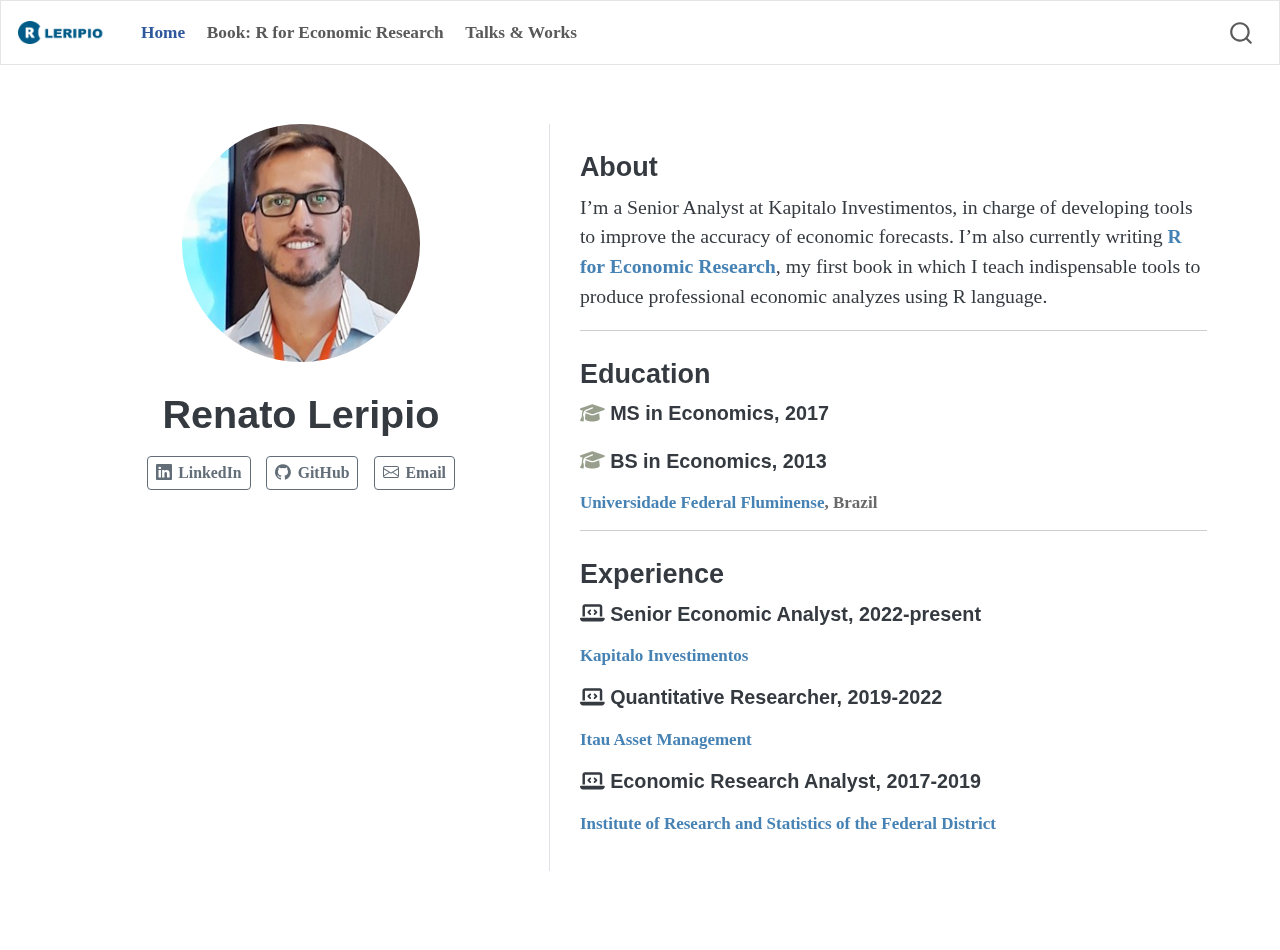
<file: index.html>
<!DOCTYPE html>
<html xmlns="http://www.w3.org/1999/xhtml" lang="en" xml:lang="en"><head>

<meta charset="utf-8">
<meta name="generator" content="quarto-1.2.269">

<meta name="viewport" content="width=device-width, initial-scale=1.0, user-scalable=yes">


<title>Renato Leripio</title>
<style>
code{white-space: pre-wrap;}
span.smallcaps{font-variant: small-caps;}
div.columns{display: flex; gap: min(4vw, 1.5em);}
div.column{flex: auto; overflow-x: auto;}
div.hanging-indent{margin-left: 1.5em; text-indent: -1.5em;}
ul.task-list{list-style: none;}
ul.task-list li input[type="checkbox"] {
  width: 0.8em;
  margin: 0 0.8em 0.2em -1.6em;
  vertical-align: middle;
}
</style>


<script src="site_libs/quarto-nav/quarto-nav.js"></script>
<script src="site_libs/quarto-nav/headroom.min.js"></script>
<script src="site_libs/clipboard/clipboard.min.js"></script>
<script src="site_libs/quarto-search/autocomplete.umd.js"></script>
<script src="site_libs/quarto-search/fuse.min.js"></script>
<script src="site_libs/quarto-search/quarto-search.js"></script>
<meta name="quarto:offset" content="./">
<link href="./images/r_favicon.png" rel="icon" type="image/png">
<script src="site_libs/quarto-html/quarto.js"></script>
<script src="site_libs/quarto-html/popper.min.js"></script>
<script src="site_libs/quarto-html/tippy.umd.min.js"></script>
<link href="site_libs/quarto-html/tippy.css" rel="stylesheet">
<link href="site_libs/quarto-html/quarto-syntax-highlighting.css" rel="stylesheet" id="quarto-text-highlighting-styles">
<script src="site_libs/bootstrap/bootstrap.min.js"></script>
<link href="site_libs/bootstrap/bootstrap-icons.css" rel="stylesheet">
<link href="site_libs/bootstrap/bootstrap.min.css" rel="stylesheet" id="quarto-bootstrap" data-mode="light">
<script id="quarto-search-options" type="application/json">{
  "location": "navbar",
  "copy-button": false,
  "collapse-after": 3,
  "panel-placement": "end",
  "type": "overlay",
  "limit": 20,
  "language": {
    "search-no-results-text": "No results",
    "search-matching-documents-text": "matching documents",
    "search-copy-link-title": "Copy link to search",
    "search-hide-matches-text": "Hide additional matches",
    "search-more-match-text": "more match in this document",
    "search-more-matches-text": "more matches in this document",
    "search-clear-button-title": "Clear",
    "search-detached-cancel-button-title": "Cancel",
    "search-submit-button-title": "Submit"
  }
}</script>
<script async="" src="https://www.googletagmanager.com/gtag/js?id=G-4HE60YY1JD"></script>

<script type="text/javascript">

window.dataLayer = window.dataLayer || [];
function gtag(){dataLayer.push(arguments);}
gtag('js', new Date());
gtag('config', 'G-4HE60YY1JD', { 'anonymize_ip': true});
</script>


<link rel="stylesheet" href="styles.css">
</head>

<body class="nav-fixed">

<div id="quarto-search-results"></div>
  <header id="quarto-header" class="headroom fixed-top">
    <nav class="navbar navbar-expand-lg navbar-dark ">
      <div class="navbar-container container-fluid">
      <div class="navbar-brand-container">
    <a href="./index.html" class="navbar-brand navbar-brand-logo">
    <img src="./images/logo.png" alt="" class="navbar-logo">
    </a>
  </div>
          <button class="navbar-toggler" type="button" data-bs-toggle="collapse" data-bs-target="#navbarCollapse" aria-controls="navbarCollapse" aria-expanded="false" aria-label="Toggle navigation" onclick="if (window.quartoToggleHeadroom) { window.quartoToggleHeadroom(); }">
  <span class="navbar-toggler-icon"></span>
</button>
          <div class="collapse navbar-collapse" id="navbarCollapse">
            <ul class="navbar-nav navbar-nav-scroll me-auto">
  <li class="nav-item">
    <a class="nav-link active" href="./index.html" aria-current="page">
 <span class="menu-text">Home</span></a>
  </li>  
  <li class="nav-item">
    <a class="nav-link" href="./book.html">
 <span class="menu-text">Book: R for Economic Research</span></a>
  </li>  
  <li class="nav-item">
    <a class="nav-link" href="./talks.html">
 <span class="menu-text">Talks &amp; Works</span></a>
  </li>  
</ul>
              <div id="quarto-search" class="" title="Search"></div>
          </div> <!-- /navcollapse -->
      </div> <!-- /container-fluid -->
    </nav>
</header>
<!-- content -->
<div id="quarto-content" class="quarto-container page-columns page-rows-contents page-layout-full page-navbar">
<!-- sidebar -->
<!-- margin-sidebar -->
    
<!-- main -->
<div class="quarto-about-trestles column-page">
  <div class="about-entity">
    <img src="images/headshot2.jpg" class="about-image
  round " style="height: 12em; width: 12em;">
<header id="title-block-header" class="quarto-title-block default">
<div class="quarto-title">
<h1 class="title">Renato Leripio</h1>
</div>
<div class="quarto-title-meta">
  </div>
</header>
    <div class="about-links">
  <a href="https://www.linkedin.com/in/leripiorenato/" class="about-link">
    <i class="bi bi-linkedin"></i>
     <span class="about-link-text">LinkedIn</span>
  </a>
  <a href="https://github.com/leripio" class="about-link">
    <i class="bi bi-github"></i>
     <span class="about-link-text">GitHub</span>
  </a>
  <a href="mailto:leripiorenato@gmail.com" class="about-link">
    <i class="bi bi-envelope"></i>
     <span class="about-link-text">Email</span>
  </a>
</div>
  </div>
  <div class="about-contents"><main class="content column-page" id="quarto-document-content">
<section id="about" class="level3">
<h3 data-anchor-id="about">About</h3>
<p>I’m a Senior Analyst at Kapitalo Investimentos, in charge of developing tools to improve the accuracy of economic forecasts. I’m also currently writing <a href="http://book.rleripio.com">R for Economic Research</a>, my first book in which I teach indispensable tools to produce professional economic analyzes using R language.</p>
<hr>
</section>
<section id="education" class="level3">
<h3 data-anchor-id="education">Education</h3>
<svg aria-label="Graduation Cap" role="img" viewbox="0 0 640 512" style="height:1em;width:1.25em;vertical-align:-0.125em;margin-left:auto;margin-right:auto;font-size:inherit;fill:#98A08D;overflow:visible;position:relative;"><title>Graduation Cap</title><path d="M320 32c-8.1 0-16.1 1.4-23.7 4.1L15.8 137.4C6.3 140.9 0 149.9 0 160s6.3 19.1 15.8 22.6l57.9 20.9C57.3 229.3 48 259.8 48 291.9v28.1c0 28.4-10.8 57.7-22.3 80.8c-6.5 13-13.9 25.8-22.5 37.6C0 442.7-.9 448.3 .9 453.4s6 8.9 11.2 10.2l64 16c4.2 1.1 8.7 .3 12.4-2s6.3-6.1 7.1-10.4c8.6-42.8 4.3-81.2-2.1-108.7C90.3 344.3 86 329.8 80 316.5V291.9c0-30.2 10.2-58.7 27.9-81.5c12.9-15.5 29.6-28 49.2-35.7l157-61.7c8.2-3.2 17.5 .8 20.7 9s-.8 17.5-9 20.7l-157 61.7c-12.4 4.9-23.3 12.4-32.2 21.6l159.6 57.6c7.6 2.7 15.6 4.1 23.7 4.1s16.1-1.4 23.7-4.1L624.2 182.6c9.5-3.4 15.8-12.5 15.8-22.6s-6.3-19.1-15.8-22.6L343.7 36.1C336.1 33.4 328.1 32 320 32zM128 408c0 35.3 86 72 192 72s192-36.7 192-72L496.7 262.6 354.5 314c-11.1 4-22.8 6-34.5 6s-23.5-2-34.5-6L143.3 262.6 128 408z"></path></svg> <strong>MS in Economics, 2017</strong>
<p></p>
<svg aria-label="Graduation Cap" role="img" viewbox="0 0 640 512" style="height:1em;width:1.25em;vertical-align:-0.125em;margin-left:auto;margin-right:auto;font-size:inherit;fill:#98A08D;overflow:visible;position:relative;"><title>Graduation Cap</title><path d="M320 32c-8.1 0-16.1 1.4-23.7 4.1L15.8 137.4C6.3 140.9 0 149.9 0 160s6.3 19.1 15.8 22.6l57.9 20.9C57.3 229.3 48 259.8 48 291.9v28.1c0 28.4-10.8 57.7-22.3 80.8c-6.5 13-13.9 25.8-22.5 37.6C0 442.7-.9 448.3 .9 453.4s6 8.9 11.2 10.2l64 16c4.2 1.1 8.7 .3 12.4-2s6.3-6.1 7.1-10.4c8.6-42.8 4.3-81.2-2.1-108.7C90.3 344.3 86 329.8 80 316.5V291.9c0-30.2 10.2-58.7 27.9-81.5c12.9-15.5 29.6-28 49.2-35.7l157-61.7c8.2-3.2 17.5 .8 20.7 9s-.8 17.5-9 20.7l-157 61.7c-12.4 4.9-23.3 12.4-32.2 21.6l159.6 57.6c7.6 2.7 15.6 4.1 23.7 4.1s16.1-1.4 23.7-4.1L624.2 182.6c9.5-3.4 15.8-12.5 15.8-22.6s-6.3-19.1-15.8-22.6L343.7 36.1C336.1 33.4 328.1 32 320 32zM128 408c0 35.3 86 72 192 72s192-36.7 192-72L496.7 262.6 354.5 314c-11.1 4-22.8 6-34.5 6s-23.5-2-34.5-6L143.3 262.6 128 408z"></path></svg> <strong>BS in Economics, 2013</strong>
<p></p>
<p class="custom-filiation">
<a href="https://www.uff.br/">Universidade Federal Fluminense</a>, Brazil
</p>
<hr>
</section>
<section id="experience" class="level3">
<h3 data-anchor-id="experience">Experience</h3>
<svg aria-hidden="true" role="img" viewbox="0 0 640 512" style="height:1em;width:1.25em;vertical-align:-0.125em;margin-left:auto;margin-right:auto;font-size:inherit;fill:currentColor;overflow:visible;position:relative;"><path d="M64 96c0-35.3 28.7-64 64-64H512c35.3 0 64 28.7 64 64V352H512V96H128V352H64V96zM0 403.2C0 392.6 8.6 384 19.2 384H620.8c10.6 0 19.2 8.6 19.2 19.2c0 42.4-34.4 76.8-76.8 76.8H76.8C34.4 480 0 445.6 0 403.2zM281 209l-31 31 31 31c9.4 9.4 9.4 24.6 0 33.9s-24.6 9.4-33.9 0l-48-48c-9.4-9.4-9.4-24.6 0-33.9l48-48c9.4-9.4 24.6-9.4 33.9 0s9.4 24.6 0 33.9zM393 175l48 48c9.4 9.4 9.4 24.6 0 33.9l-48 48c-9.4 9.4-24.6 9.4-33.9 0s-9.4-24.6 0-33.9l31-31-31-31c-9.4-9.4-9.4-24.6 0-33.9s24.6-9.4 33.9 0z"></path></svg> <strong>Senior Economic Analyst, 2022-present</strong>
<p></p>
<p class="custom-filiation">
<a href="https://www.kapitalo.com.br">Kapitalo Investimentos</a>
</p>
<svg aria-hidden="true" role="img" viewbox="0 0 640 512" style="height:1em;width:1.25em;vertical-align:-0.125em;margin-left:auto;margin-right:auto;font-size:inherit;fill:currentColor;overflow:visible;position:relative;"><path d="M64 96c0-35.3 28.7-64 64-64H512c35.3 0 64 28.7 64 64V352H512V96H128V352H64V96zM0 403.2C0 392.6 8.6 384 19.2 384H620.8c10.6 0 19.2 8.6 19.2 19.2c0 42.4-34.4 76.8-76.8 76.8H76.8C34.4 480 0 445.6 0 403.2zM281 209l-31 31 31 31c9.4 9.4 9.4 24.6 0 33.9s-24.6 9.4-33.9 0l-48-48c-9.4-9.4-9.4-24.6 0-33.9l48-48c9.4-9.4 24.6-9.4 33.9 0s9.4 24.6 0 33.9zM393 175l48 48c9.4 9.4 9.4 24.6 0 33.9l-48 48c-9.4 9.4-24.6 9.4-33.9 0s-9.4-24.6 0-33.9l31-31-31-31c-9.4-9.4-9.4-24.6 0-33.9s24.6-9.4 33.9 0z"></path></svg> <strong>Quantitative Researcher, 2019-2022</strong>
<p></p>
<p class="custom-filiation">
<a href="https://www.itauassetmanagement.com.br/">Itau Asset Management</a>
</p>
<svg aria-hidden="true" role="img" viewbox="0 0 640 512" style="height:1em;width:1.25em;vertical-align:-0.125em;margin-left:auto;margin-right:auto;font-size:inherit;fill:currentColor;overflow:visible;position:relative;"><path d="M64 96c0-35.3 28.7-64 64-64H512c35.3 0 64 28.7 64 64V352H512V96H128V352H64V96zM0 403.2C0 392.6 8.6 384 19.2 384H620.8c10.6 0 19.2 8.6 19.2 19.2c0 42.4-34.4 76.8-76.8 76.8H76.8C34.4 480 0 445.6 0 403.2zM281 209l-31 31 31 31c9.4 9.4 9.4 24.6 0 33.9s-24.6 9.4-33.9 0l-48-48c-9.4-9.4-9.4-24.6 0-33.9l48-48c9.4-9.4 24.6-9.4 33.9 0s9.4 24.6 0 33.9zM393 175l48 48c9.4 9.4 9.4 24.6 0 33.9l-48 48c-9.4 9.4-24.6 9.4-33.9 0s-9.4-24.6 0-33.9l31-31-31-31c-9.4-9.4-9.4-24.6 0-33.9s24.6-9.4 33.9 0z"></path></svg> <strong>Economic Research Analyst, 2017-2019</strong>
<p></p>
<p class="custom-filiation">
<a href="https://www.ipe.df.gov.br/">Institute of Research and Statistics of the Federal District</a>
</p>


</section>
</main></div>
</div>
 <!-- /main -->
<script id="quarto-html-after-body" type="application/javascript">
window.document.addEventListener("DOMContentLoaded", function (event) {
  const toggleBodyColorMode = (bsSheetEl) => {
    const mode = bsSheetEl.getAttribute("data-mode");
    const bodyEl = window.document.querySelector("body");
    if (mode === "dark") {
      bodyEl.classList.add("quarto-dark");
      bodyEl.classList.remove("quarto-light");
    } else {
      bodyEl.classList.add("quarto-light");
      bodyEl.classList.remove("quarto-dark");
    }
  }
  const toggleBodyColorPrimary = () => {
    const bsSheetEl = window.document.querySelector("link#quarto-bootstrap");
    if (bsSheetEl) {
      toggleBodyColorMode(bsSheetEl);
    }
  }
  toggleBodyColorPrimary();  
  const clipboard = new window.ClipboardJS('.code-copy-button', {
    target: function(trigger) {
      return trigger.previousElementSibling;
    }
  });
  clipboard.on('success', function(e) {
    // button target
    const button = e.trigger;
    // don't keep focus
    button.blur();
    // flash "checked"
    button.classList.add('code-copy-button-checked');
    var currentTitle = button.getAttribute("title");
    button.setAttribute("title", "Copied!");
    let tooltip;
    if (window.bootstrap) {
      button.setAttribute("data-bs-toggle", "tooltip");
      button.setAttribute("data-bs-placement", "left");
      button.setAttribute("data-bs-title", "Copied!");
      tooltip = new bootstrap.Tooltip(button, 
        { trigger: "manual", 
          customClass: "code-copy-button-tooltip",
          offset: [0, -8]});
      tooltip.show();    
    }
    setTimeout(function() {
      if (tooltip) {
        tooltip.hide();
        button.removeAttribute("data-bs-title");
        button.removeAttribute("data-bs-toggle");
        button.removeAttribute("data-bs-placement");
      }
      button.setAttribute("title", currentTitle);
      button.classList.remove('code-copy-button-checked');
    }, 1000);
    // clear code selection
    e.clearSelection();
  });
  function tippyHover(el, contentFn) {
    const config = {
      allowHTML: true,
      content: contentFn,
      maxWidth: 500,
      delay: 100,
      arrow: false,
      appendTo: function(el) {
          return el.parentElement;
      },
      interactive: true,
      interactiveBorder: 10,
      theme: 'quarto',
      placement: 'bottom-start'
    };
    window.tippy(el, config); 
  }
  const noterefs = window.document.querySelectorAll('a[role="doc-noteref"]');
  for (var i=0; i<noterefs.length; i++) {
    const ref = noterefs[i];
    tippyHover(ref, function() {
      // use id or data attribute instead here
      let href = ref.getAttribute('data-footnote-href') || ref.getAttribute('href');
      try { href = new URL(href).hash; } catch {}
      const id = href.replace(/^#\/?/, "");
      const note = window.document.getElementById(id);
      return note.innerHTML;
    });
  }
  const findCites = (el) => {
    const parentEl = el.parentElement;
    if (parentEl) {
      const cites = parentEl.dataset.cites;
      if (cites) {
        return {
          el,
          cites: cites.split(' ')
        };
      } else {
        return findCites(el.parentElement)
      }
    } else {
      return undefined;
    }
  };
  var bibliorefs = window.document.querySelectorAll('a[role="doc-biblioref"]');
  for (var i=0; i<bibliorefs.length; i++) {
    const ref = bibliorefs[i];
    const citeInfo = findCites(ref);
    if (citeInfo) {
      tippyHover(citeInfo.el, function() {
        var popup = window.document.createElement('div');
        citeInfo.cites.forEach(function(cite) {
          var citeDiv = window.document.createElement('div');
          citeDiv.classList.add('hanging-indent');
          citeDiv.classList.add('csl-entry');
          var biblioDiv = window.document.getElementById('ref-' + cite);
          if (biblioDiv) {
            citeDiv.innerHTML = biblioDiv.innerHTML;
          }
          popup.appendChild(citeDiv);
        });
        return popup.innerHTML;
      });
    }
  }
});
</script>
</div> <!-- /content -->



</body></html>
</file>
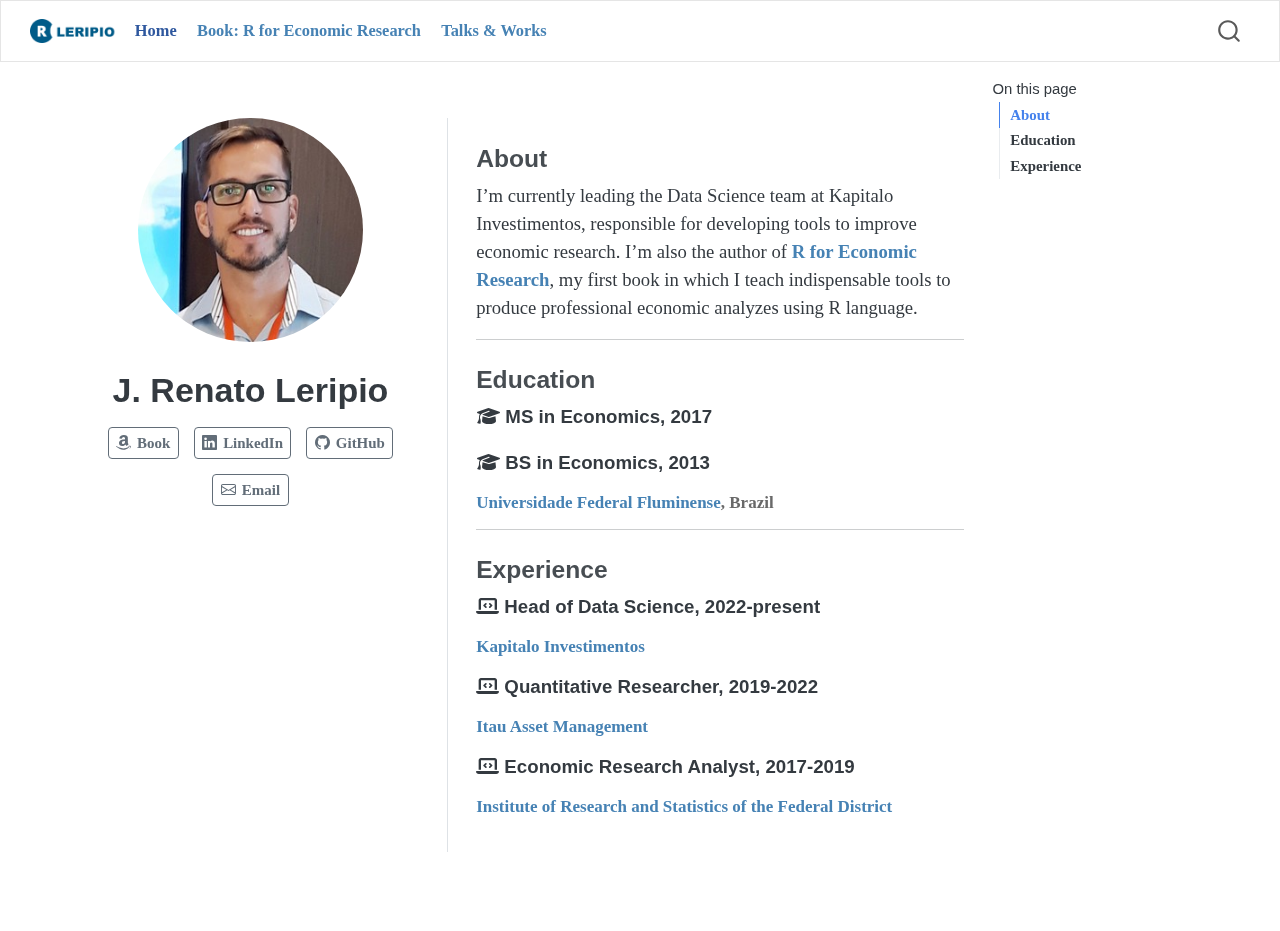
<file: docs/index.html>
<!DOCTYPE html>
<html xmlns="http://www.w3.org/1999/xhtml" lang="en" xml:lang="en"><head>

<meta charset="utf-8">
<meta name="generator" content="quarto-1.4.554">

<meta name="viewport" content="width=device-width, initial-scale=1.0, user-scalable=yes">


<title>J. Renato Leripio</title>
<style>
code{white-space: pre-wrap;}
span.smallcaps{font-variant: small-caps;}
div.columns{display: flex; gap: min(4vw, 1.5em);}
div.column{flex: auto; overflow-x: auto;}
div.hanging-indent{margin-left: 1.5em; text-indent: -1.5em;}
ul.task-list{list-style: none;}
ul.task-list li input[type="checkbox"] {
  width: 0.8em;
  margin: 0 0.8em 0.2em -1em; /* quarto-specific, see https://github.com/quarto-dev/quarto-cli/issues/4556 */ 
  vertical-align: middle;
}
</style>


<script src="site_libs/quarto-nav/quarto-nav.js"></script>
<script src="site_libs/quarto-nav/headroom.min.js"></script>
<script src="site_libs/clipboard/clipboard.min.js"></script>
<script src="site_libs/quarto-search/autocomplete.umd.js"></script>
<script src="site_libs/quarto-search/fuse.min.js"></script>
<script src="site_libs/quarto-search/quarto-search.js"></script>
<meta name="quarto:offset" content="./">
<link href="./images/r_favicon.png" rel="icon" type="image/png">
<script src="site_libs/quarto-html/quarto.js"></script>
<script src="site_libs/quarto-html/popper.min.js"></script>
<script src="site_libs/quarto-html/tippy.umd.min.js"></script>
<link href="site_libs/quarto-html/tippy.css" rel="stylesheet">
<link href="site_libs/quarto-html/quarto-syntax-highlighting.css" rel="stylesheet" id="quarto-text-highlighting-styles">
<script src="site_libs/bootstrap/bootstrap.min.js"></script>
<link href="site_libs/bootstrap/bootstrap-icons.css" rel="stylesheet">
<link href="site_libs/bootstrap/bootstrap.min.css" rel="stylesheet" id="quarto-bootstrap" data-mode="light">
<link href="site_libs/quarto-contrib/fontawesome6-0.1.0/all.css" rel="stylesheet">
<link href="site_libs/quarto-contrib/fontawesome6-0.1.0/latex-fontsize.css" rel="stylesheet">
<script id="quarto-search-options" type="application/json">{
  "location": "navbar",
  "copy-button": false,
  "collapse-after": 3,
  "panel-placement": "end",
  "type": "overlay",
  "limit": 50,
  "keyboard-shortcut": [
    "f",
    "/",
    "s"
  ],
  "show-item-context": false,
  "language": {
    "search-no-results-text": "No results",
    "search-matching-documents-text": "matching documents",
    "search-copy-link-title": "Copy link to search",
    "search-hide-matches-text": "Hide additional matches",
    "search-more-match-text": "more match in this document",
    "search-more-matches-text": "more matches in this document",
    "search-clear-button-title": "Clear",
    "search-text-placeholder": "",
    "search-detached-cancel-button-title": "Cancel",
    "search-submit-button-title": "Submit",
    "search-label": "Search"
  }
}</script>
<script async="" src="https://www.googletagmanager.com/gtag/js?id=G-4HE60YY1JD"></script>

<script type="text/javascript">

window.dataLayer = window.dataLayer || [];
function gtag(){dataLayer.push(arguments);}
gtag('js', new Date());
gtag('config', 'G-4HE60YY1JD', { 'anonymize_ip': true});
</script>


<link rel="stylesheet" href="styles.css">
</head>

<body class="nav-fixed">

<div id="quarto-search-results"></div>
  <header id="quarto-header" class="headroom fixed-top">
    <nav class="navbar navbar-expand-lg " data-bs-theme="dark">
      <div class="navbar-container container-fluid">
      <div class="navbar-brand-container mx-auto">
    <a href="./index.html" class="navbar-brand navbar-brand-logo">
    <img src="./images/logo.png" alt="" class="navbar-logo">
    </a>
  </div>
            <div id="quarto-search" class="" title="Search"></div>
          <button class="navbar-toggler" type="button" data-bs-toggle="collapse" data-bs-target="#navbarCollapse" aria-controls="navbarCollapse" aria-expanded="false" aria-label="Toggle navigation" onclick="if (window.quartoToggleHeadroom) { window.quartoToggleHeadroom(); }">
  <span class="navbar-toggler-icon"></span>
</button>
          <div class="collapse navbar-collapse" id="navbarCollapse">
            <ul class="navbar-nav navbar-nav-scroll me-auto">
  <li class="nav-item">
    <a class="nav-link active" href="./index.html" aria-current="page"> 
<span class="menu-text">Home</span></a>
  </li>  
  <li class="nav-item">
    <a class="nav-link" href="./book.html"> 
<span class="menu-text">Book: R for Economic Research</span></a>
  </li>  
  <li class="nav-item">
    <a class="nav-link" href="./talks.html"> 
<span class="menu-text">Talks &amp; Works</span></a>
  </li>  
</ul>
          </div> <!-- /navcollapse -->
          <div class="quarto-navbar-tools">
</div>
      </div> <!-- /container-fluid -->
    </nav>
</header>
<!-- content -->
<div id="quarto-content" class="quarto-container page-columns page-rows-contents page-layout-full page-navbar">
<!-- sidebar -->
<!-- margin-sidebar -->
    <div id="quarto-margin-sidebar" class="sidebar margin-sidebar">
        <nav id="TOC" role="doc-toc" class="toc-active">
    <h2 id="toc-title">On this page</h2>
  <ul>
  <li><a href="#about" id="toc-about" class="nav-link active" data-scroll-target="#about">About</a></li>
  <li><a href="#education" id="toc-education" class="nav-link" data-scroll-target="#education">Education</a></li>
  <li><a href="#experience" id="toc-experience" class="nav-link" data-scroll-target="#experience">Experience</a></li>
  </ul>
</nav>
    </div>
<!-- main -->
<div class="quarto-about-trestles content column-page-left">
  <div class="about-entity">
    <img src="images/headshot2.jpg" class="about-image
  round " style="height: 12em; width: 12em;">
<header id="title-block-header" class="quarto-title-block default">
<div class="quarto-title">
<h1 class="title">J. Renato Leripio</h1>
</div>
<div class="quarto-title-meta column-page-left">
  </div>
</header>
    <div class="about-links">
  <a href="https://www.amazon.com/Economic-Research-Essential-economic-analysis-ebook/dp/B0CLQSFSBS/ref=sr_1_1?crid=1MHECS04W37FQ&amp;dib=eyJ2IjoiMSJ9.[base64].m2sE9U5Kc8M73nl2LjVgpgr-WuCogazt-hfKilvqcMk&amp;dib_tag=se&amp;keywords=r+for+economic+research&amp;qid=1716253408&amp;s=digital-text&amp;sprefix=r+for+economic+re%2Cdigital-text%2C276&amp;sr=1-1" class="about-link" rel="" target="">
    <i class="bi bi-amazon"></i>
     <span class="about-link-text">Book</span>
  </a>
  <a href="https://www.linkedin.com/in/leripiorenato/" class="about-link" rel="" target="">
    <i class="bi bi-linkedin"></i>
     <span class="about-link-text">LinkedIn</span>
  </a>
  <a href="https://github.com/leripio" class="about-link" rel="" target="">
    <i class="bi bi-github"></i>
     <span class="about-link-text">GitHub</span>
  </a>
  <a href="mailto:leripiorenato@gmail.com" class="about-link" rel="" target="">
    <i class="bi bi-envelope"></i>
     <span class="about-link-text">Email</span>
  </a>
</div>
  </div>
  <div class="about-contents"><main class="content column-page-left" id="quarto-document-content">

<section id="about" class="level3">
<h3 data-anchor-id="about">About</h3>
<p>I’m currently leading the Data Science team at Kapitalo Investimentos, responsible for developing tools to improve economic research. I’m also the author of <a href="http://book.rleripio.com" target="_blank">R for Economic Research</a>, my first book in which I teach indispensable tools to produce professional economic analyzes using R language.</p>
<hr>
</section>
<section id="education" class="level3">
<h3 data-anchor-id="education">Education</h3>
<i class="fa-solid fa-graduation-cap" aria-label="graduation-cap"></i> <strong>MS in Economics, 2017</strong>
<p></p>
<i class="fa-solid fa-graduation-cap" aria-label="graduation-cap"></i> <strong>BS in Economics, 2013</strong>
<p></p>
<p class="custom-filiation">
<a href="https://www.uff.br/">Universidade Federal Fluminense</a>, Brazil
</p>
<hr>
</section>
<section id="experience" class="level3">
<h3 data-anchor-id="experience">Experience</h3>
<i class="fa-solid fa-laptop-code" aria-label="laptop-code"></i> <strong>Head of Data Science, 2022-present</strong>
<p></p>
<p class="custom-filiation">
<a href="https://www.kapitalo.com.br">Kapitalo Investimentos</a>
</p>
<i class="fa-solid fa-laptop-code" aria-label="laptop-code"></i> <strong>Quantitative Researcher, 2019-2022</strong>
<p></p>
<p class="custom-filiation">
<a href="https://www.itauassetmanagement.com.br/">Itau Asset Management</a>
</p>
<i class="fa-solid fa-laptop-code" aria-label="laptop-code"></i> <strong>Economic Research Analyst, 2017-2019</strong>
<p></p>
<p class="custom-filiation">
<a href="https://www.ipe.df.gov.br/">Institute of Research and Statistics of the Federal District</a>
</p>


</section>
</main></div>
</div>
 <!-- /main -->
<script id="quarto-html-after-body" type="application/javascript">
window.document.addEventListener("DOMContentLoaded", function (event) {
  const toggleBodyColorMode = (bsSheetEl) => {
    const mode = bsSheetEl.getAttribute("data-mode");
    const bodyEl = window.document.querySelector("body");
    if (mode === "dark") {
      bodyEl.classList.add("quarto-dark");
      bodyEl.classList.remove("quarto-light");
    } else {
      bodyEl.classList.add("quarto-light");
      bodyEl.classList.remove("quarto-dark");
    }
  }
  const toggleBodyColorPrimary = () => {
    const bsSheetEl = window.document.querySelector("link#quarto-bootstrap");
    if (bsSheetEl) {
      toggleBodyColorMode(bsSheetEl);
    }
  }
  toggleBodyColorPrimary();  
  const isCodeAnnotation = (el) => {
    for (const clz of el.classList) {
      if (clz.startsWith('code-annotation-')) {                     
        return true;
      }
    }
    return false;
  }
  const clipboard = new window.ClipboardJS('.code-copy-button', {
    text: function(trigger) {
      const codeEl = trigger.previousElementSibling.cloneNode(true);
      for (const childEl of codeEl.children) {
        if (isCodeAnnotation(childEl)) {
          childEl.remove();
        }
      }
      return codeEl.innerText;
    }
  });
  clipboard.on('success', function(e) {
    // button target
    const button = e.trigger;
    // don't keep focus
    button.blur();
    // flash "checked"
    button.classList.add('code-copy-button-checked');
    var currentTitle = button.getAttribute("title");
    button.setAttribute("title", "Copied!");
    let tooltip;
    if (window.bootstrap) {
      button.setAttribute("data-bs-toggle", "tooltip");
      button.setAttribute("data-bs-placement", "left");
      button.setAttribute("data-bs-title", "Copied!");
      tooltip = new bootstrap.Tooltip(button, 
        { trigger: "manual", 
          customClass: "code-copy-button-tooltip",
          offset: [0, -8]});
      tooltip.show();    
    }
    setTimeout(function() {
      if (tooltip) {
        tooltip.hide();
        button.removeAttribute("data-bs-title");
        button.removeAttribute("data-bs-toggle");
        button.removeAttribute("data-bs-placement");
      }
      button.setAttribute("title", currentTitle);
      button.classList.remove('code-copy-button-checked');
    }, 1000);
    // clear code selection
    e.clearSelection();
  });
    var localhostRegex = new RegExp(/^(?:http|https):\/\/localhost\:?[0-9]*\//);
    var mailtoRegex = new RegExp(/^mailto:/);
      var filterRegex = new RegExp('/' + window.location.host + '/');
    var isInternal = (href) => {
        return filterRegex.test(href) || localhostRegex.test(href) || mailtoRegex.test(href);
    }
    // Inspect non-navigation links and adorn them if external
 	var links = window.document.querySelectorAll('a[href]:not(.nav-link):not(.navbar-brand):not(.toc-action):not(.sidebar-link):not(.sidebar-item-toggle):not(.pagination-link):not(.no-external):not([aria-hidden]):not(.dropdown-item):not(.quarto-navigation-tool)');
    for (var i=0; i<links.length; i++) {
      const link = links[i];
      if (!isInternal(link.href)) {
        // undo the damage that might have been done by quarto-nav.js in the case of
        // links that we want to consider external
        if (link.dataset.originalHref !== undefined) {
          link.href = link.dataset.originalHref;
        }
      }
    }
  function tippyHover(el, contentFn, onTriggerFn, onUntriggerFn) {
    const config = {
      allowHTML: true,
      maxWidth: 500,
      delay: 100,
      arrow: false,
      appendTo: function(el) {
          return el.parentElement;
      },
      interactive: true,
      interactiveBorder: 10,
      theme: 'quarto',
      placement: 'bottom-start',
    };
    if (contentFn) {
      config.content = contentFn;
    }
    if (onTriggerFn) {
      config.onTrigger = onTriggerFn;
    }
    if (onUntriggerFn) {
      config.onUntrigger = onUntriggerFn;
    }
    window.tippy(el, config); 
  }
  const noterefs = window.document.querySelectorAll('a[role="doc-noteref"]');
  for (var i=0; i<noterefs.length; i++) {
    const ref = noterefs[i];
    tippyHover(ref, function() {
      // use id or data attribute instead here
      let href = ref.getAttribute('data-footnote-href') || ref.getAttribute('href');
      try { href = new URL(href).hash; } catch {}
      const id = href.replace(/^#\/?/, "");
      const note = window.document.getElementById(id);
      if (note) {
        return note.innerHTML;
      } else {
        return "";
      }
    });
  }
  const xrefs = window.document.querySelectorAll('a.quarto-xref');
  const processXRef = (id, note) => {
    // Strip column container classes
    const stripColumnClz = (el) => {
      el.classList.remove("page-full", "page-columns");
      if (el.children) {
        for (const child of el.children) {
          stripColumnClz(child);
        }
      }
    }
    stripColumnClz(note)
    if (id === null || id.startsWith('sec-')) {
      // Special case sections, only their first couple elements
      const container = document.createElement("div");
      if (note.children && note.children.length > 2) {
        container.appendChild(note.children[0].cloneNode(true));
        for (let i = 1; i < note.children.length; i++) {
          const child = note.children[i];
          if (child.tagName === "P" && child.innerText === "") {
            continue;
          } else {
            container.appendChild(child.cloneNode(true));
            break;
          }
        }
        if (window.Quarto?.typesetMath) {
          window.Quarto.typesetMath(container);
        }
        return container.innerHTML
      } else {
        if (window.Quarto?.typesetMath) {
          window.Quarto.typesetMath(note);
        }
        return note.innerHTML;
      }
    } else {
      // Remove any anchor links if they are present
      const anchorLink = note.querySelector('a.anchorjs-link');
      if (anchorLink) {
        anchorLink.remove();
      }
      if (window.Quarto?.typesetMath) {
        window.Quarto.typesetMath(note);
      }
      // TODO in 1.5, we should make sure this works without a callout special case
      if (note.classList.contains("callout")) {
        return note.outerHTML;
      } else {
        return note.innerHTML;
      }
    }
  }
  for (var i=0; i<xrefs.length; i++) {
    const xref = xrefs[i];
    tippyHover(xref, undefined, function(instance) {
      instance.disable();
      let url = xref.getAttribute('href');
      let hash = undefined; 
      if (url.startsWith('#')) {
        hash = url;
      } else {
        try { hash = new URL(url).hash; } catch {}
      }
      if (hash) {
        const id = hash.replace(/^#\/?/, "");
        const note = window.document.getElementById(id);
        if (note !== null) {
          try {
            const html = processXRef(id, note.cloneNode(true));
            instance.setContent(html);
          } finally {
            instance.enable();
            instance.show();
          }
        } else {
          // See if we can fetch this
          fetch(url.split('#')[0])
          .then(res => res.text())
          .then(html => {
            const parser = new DOMParser();
            const htmlDoc = parser.parseFromString(html, "text/html");
            const note = htmlDoc.getElementById(id);
            if (note !== null) {
              const html = processXRef(id, note);
              instance.setContent(html);
            } 
          }).finally(() => {
            instance.enable();
            instance.show();
          });
        }
      } else {
        // See if we can fetch a full url (with no hash to target)
        // This is a special case and we should probably do some content thinning / targeting
        fetch(url)
        .then(res => res.text())
        .then(html => {
          const parser = new DOMParser();
          const htmlDoc = parser.parseFromString(html, "text/html");
          const note = htmlDoc.querySelector('main.content');
          if (note !== null) {
            // This should only happen for chapter cross references
            // (since there is no id in the URL)
            // remove the first header
            if (note.children.length > 0 && note.children[0].tagName === "HEADER") {
              note.children[0].remove();
            }
            const html = processXRef(null, note);
            instance.setContent(html);
          } 
        }).finally(() => {
          instance.enable();
          instance.show();
        });
      }
    }, function(instance) {
    });
  }
      let selectedAnnoteEl;
      const selectorForAnnotation = ( cell, annotation) => {
        let cellAttr = 'data-code-cell="' + cell + '"';
        let lineAttr = 'data-code-annotation="' +  annotation + '"';
        const selector = 'span[' + cellAttr + '][' + lineAttr + ']';
        return selector;
      }
      const selectCodeLines = (annoteEl) => {
        const doc = window.document;
        const targetCell = annoteEl.getAttribute("data-target-cell");
        const targetAnnotation = annoteEl.getAttribute("data-target-annotation");
        const annoteSpan = window.document.querySelector(selectorForAnnotation(targetCell, targetAnnotation));
        const lines = annoteSpan.getAttribute("data-code-lines").split(",");
        const lineIds = lines.map((line) => {
          return targetCell + "-" + line;
        })
        let top = null;
        let height = null;
        let parent = null;
        if (lineIds.length > 0) {
            //compute the position of the single el (top and bottom and make a div)
            const el = window.document.getElementById(lineIds[0]);
            top = el.offsetTop;
            height = el.offsetHeight;
            parent = el.parentElement.parentElement;
          if (lineIds.length > 1) {
            const lastEl = window.document.getElementById(lineIds[lineIds.length - 1]);
            const bottom = lastEl.offsetTop + lastEl.offsetHeight;
            height = bottom - top;
          }
          if (top !== null && height !== null && parent !== null) {
            // cook up a div (if necessary) and position it 
            let div = window.document.getElementById("code-annotation-line-highlight");
            if (div === null) {
              div = window.document.createElement("div");
              div.setAttribute("id", "code-annotation-line-highlight");
              div.style.position = 'absolute';
              parent.appendChild(div);
            }
            div.style.top = top - 2 + "px";
            div.style.height = height + 4 + "px";
            div.style.left = 0;
            let gutterDiv = window.document.getElementById("code-annotation-line-highlight-gutter");
            if (gutterDiv === null) {
              gutterDiv = window.document.createElement("div");
              gutterDiv.setAttribute("id", "code-annotation-line-highlight-gutter");
              gutterDiv.style.position = 'absolute';
              const codeCell = window.document.getElementById(targetCell);
              const gutter = codeCell.querySelector('.code-annotation-gutter');
              gutter.appendChild(gutterDiv);
            }
            gutterDiv.style.top = top - 2 + "px";
            gutterDiv.style.height = height + 4 + "px";
          }
          selectedAnnoteEl = annoteEl;
        }
      };
      const unselectCodeLines = () => {
        const elementsIds = ["code-annotation-line-highlight", "code-annotation-line-highlight-gutter"];
        elementsIds.forEach((elId) => {
          const div = window.document.getElementById(elId);
          if (div) {
            div.remove();
          }
        });
        selectedAnnoteEl = undefined;
      };
        // Handle positioning of the toggle
    window.addEventListener(
      "resize",
      throttle(() => {
        elRect = undefined;
        if (selectedAnnoteEl) {
          selectCodeLines(selectedAnnoteEl);
        }
      }, 10)
    );
    function throttle(fn, ms) {
    let throttle = false;
    let timer;
      return (...args) => {
        if(!throttle) { // first call gets through
            fn.apply(this, args);
            throttle = true;
        } else { // all the others get throttled
            if(timer) clearTimeout(timer); // cancel #2
            timer = setTimeout(() => {
              fn.apply(this, args);
              timer = throttle = false;
            }, ms);
        }
      };
    }
      // Attach click handler to the DT
      const annoteDls = window.document.querySelectorAll('dt[data-target-cell]');
      for (const annoteDlNode of annoteDls) {
        annoteDlNode.addEventListener('click', (event) => {
          const clickedEl = event.target;
          if (clickedEl !== selectedAnnoteEl) {
            unselectCodeLines();
            const activeEl = window.document.querySelector('dt[data-target-cell].code-annotation-active');
            if (activeEl) {
              activeEl.classList.remove('code-annotation-active');
            }
            selectCodeLines(clickedEl);
            clickedEl.classList.add('code-annotation-active');
          } else {
            // Unselect the line
            unselectCodeLines();
            clickedEl.classList.remove('code-annotation-active');
          }
        });
      }
  const findCites = (el) => {
    const parentEl = el.parentElement;
    if (parentEl) {
      const cites = parentEl.dataset.cites;
      if (cites) {
        return {
          el,
          cites: cites.split(' ')
        };
      } else {
        return findCites(el.parentElement)
      }
    } else {
      return undefined;
    }
  };
  var bibliorefs = window.document.querySelectorAll('a[role="doc-biblioref"]');
  for (var i=0; i<bibliorefs.length; i++) {
    const ref = bibliorefs[i];
    const citeInfo = findCites(ref);
    if (citeInfo) {
      tippyHover(citeInfo.el, function() {
        var popup = window.document.createElement('div');
        citeInfo.cites.forEach(function(cite) {
          var citeDiv = window.document.createElement('div');
          citeDiv.classList.add('hanging-indent');
          citeDiv.classList.add('csl-entry');
          var biblioDiv = window.document.getElementById('ref-' + cite);
          if (biblioDiv) {
            citeDiv.innerHTML = biblioDiv.innerHTML;
          }
          popup.appendChild(citeDiv);
        });
        return popup.innerHTML;
      });
    }
  }
});
</script>
</div> <!-- /content -->




</body></html>
</file>
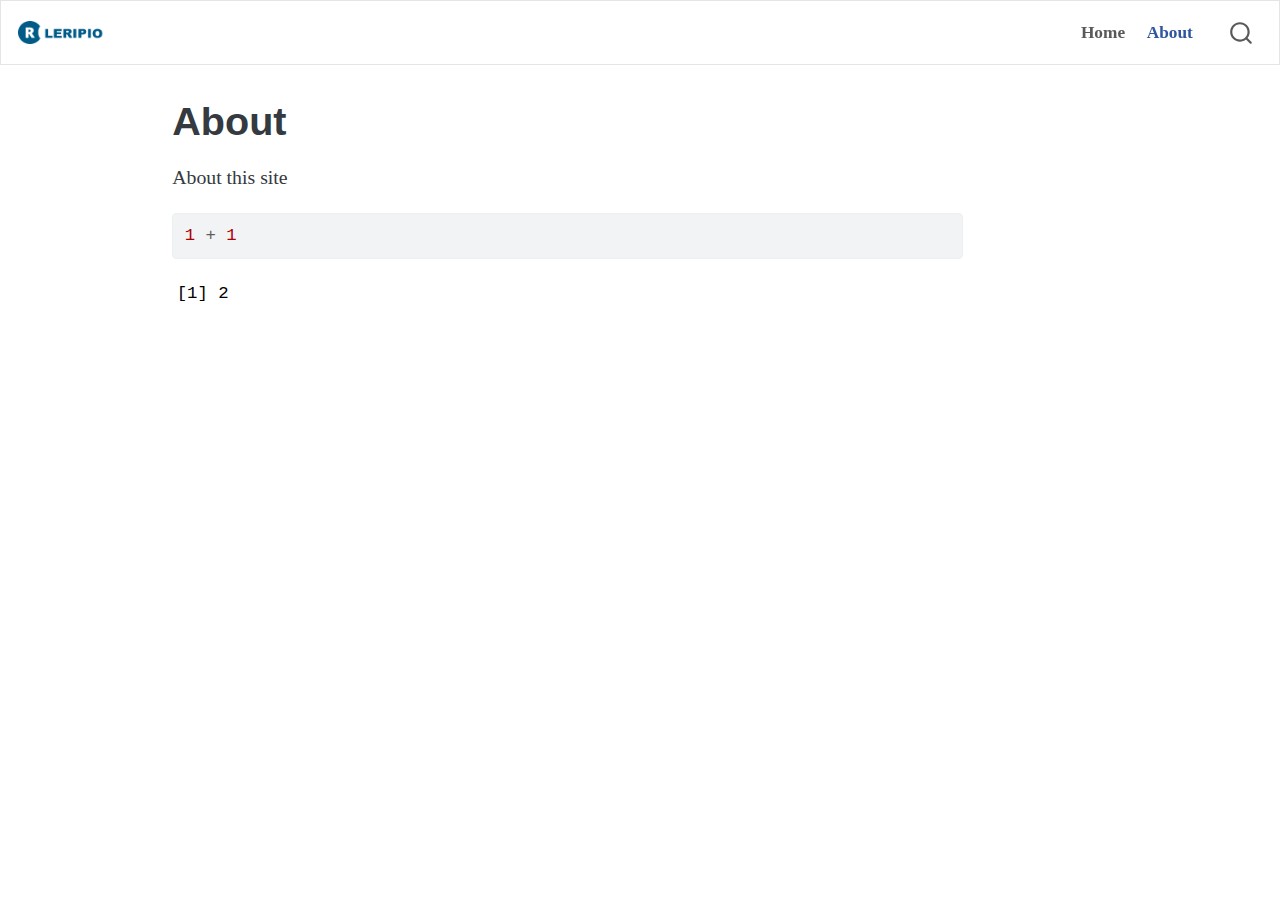
<file: about.html>
<!DOCTYPE html>
<html xmlns="http://www.w3.org/1999/xhtml" lang="en" xml:lang="en"><head>

<meta charset="utf-8">
<meta name="generator" content="quarto-1.1.189">

<meta name="viewport" content="width=device-width, initial-scale=1.0, user-scalable=yes">


<title>About</title>
<style>
code{white-space: pre-wrap;}
span.smallcaps{font-variant: small-caps;}
div.columns{display: flex; gap: min(4vw, 1.5em);}
div.column{flex: auto; overflow-x: auto;}
div.hanging-indent{margin-left: 1.5em; text-indent: -1.5em;}
ul.task-list{list-style: none;}
ul.task-list li input[type="checkbox"] {
  width: 0.8em;
  margin: 0 0.8em 0.2em -1.6em;
  vertical-align: middle;
}
pre > code.sourceCode { white-space: pre; position: relative; }
pre > code.sourceCode > span { display: inline-block; line-height: 1.25; }
pre > code.sourceCode > span:empty { height: 1.2em; }
.sourceCode { overflow: visible; }
code.sourceCode > span { color: inherit; text-decoration: inherit; }
div.sourceCode { margin: 1em 0; }
pre.sourceCode { margin: 0; }
@media screen {
div.sourceCode { overflow: auto; }
}
@media print {
pre > code.sourceCode { white-space: pre-wrap; }
pre > code.sourceCode > span { text-indent: -5em; padding-left: 5em; }
}
pre.numberSource code
  { counter-reset: source-line 0; }
pre.numberSource code > span
  { position: relative; left: -4em; counter-increment: source-line; }
pre.numberSource code > span > a:first-child::before
  { content: counter(source-line);
    position: relative; left: -1em; text-align: right; vertical-align: baseline;
    border: none; display: inline-block;
    -webkit-touch-callout: none; -webkit-user-select: none;
    -khtml-user-select: none; -moz-user-select: none;
    -ms-user-select: none; user-select: none;
    padding: 0 4px; width: 4em;
    color: #aaaaaa;
  }
pre.numberSource { margin-left: 3em; border-left: 1px solid #aaaaaa;  padding-left: 4px; }
div.sourceCode
  {   }
@media screen {
pre > code.sourceCode > span > a:first-child::before { text-decoration: underline; }
}
code span.al { color: #ff0000; font-weight: bold; } /* Alert */
code span.an { color: #60a0b0; font-weight: bold; font-style: italic; } /* Annotation */
code span.at { color: #7d9029; } /* Attribute */
code span.bn { color: #40a070; } /* BaseN */
code span.bu { color: #008000; } /* BuiltIn */
code span.cf { color: #007020; font-weight: bold; } /* ControlFlow */
code span.ch { color: #4070a0; } /* Char */
code span.cn { color: #880000; } /* Constant */
code span.co { color: #60a0b0; font-style: italic; } /* Comment */
code span.cv { color: #60a0b0; font-weight: bold; font-style: italic; } /* CommentVar */
code span.do { color: #ba2121; font-style: italic; } /* Documentation */
code span.dt { color: #902000; } /* DataType */
code span.dv { color: #40a070; } /* DecVal */
code span.er { color: #ff0000; font-weight: bold; } /* Error */
code span.ex { } /* Extension */
code span.fl { color: #40a070; } /* Float */
code span.fu { color: #06287e; } /* Function */
code span.im { color: #008000; font-weight: bold; } /* Import */
code span.in { color: #60a0b0; font-weight: bold; font-style: italic; } /* Information */
code span.kw { color: #007020; font-weight: bold; } /* Keyword */
code span.op { color: #666666; } /* Operator */
code span.ot { color: #007020; } /* Other */
code span.pp { color: #bc7a00; } /* Preprocessor */
code span.sc { color: #4070a0; } /* SpecialChar */
code span.ss { color: #bb6688; } /* SpecialString */
code span.st { color: #4070a0; } /* String */
code span.va { color: #19177c; } /* Variable */
code span.vs { color: #4070a0; } /* VerbatimString */
code span.wa { color: #60a0b0; font-weight: bold; font-style: italic; } /* Warning */
</style>


<script src="site_libs/quarto-nav/quarto-nav.js"></script>
<script src="site_libs/quarto-nav/headroom.min.js"></script>
<script src="site_libs/clipboard/clipboard.min.js"></script>
<script src="site_libs/quarto-search/autocomplete.umd.js"></script>
<script src="site_libs/quarto-search/fuse.min.js"></script>
<script src="site_libs/quarto-search/quarto-search.js"></script>
<meta name="quarto:offset" content="./">
<link href="./images/r_favicon.png" rel="icon" type="image/png">
<script src="site_libs/quarto-html/quarto.js"></script>
<script src="site_libs/quarto-html/popper.min.js"></script>
<script src="site_libs/quarto-html/tippy.umd.min.js"></script>
<script src="site_libs/quarto-html/anchor.min.js"></script>
<link href="site_libs/quarto-html/tippy.css" rel="stylesheet">
<link href="site_libs/quarto-html/quarto-syntax-highlighting.css" rel="stylesheet" id="quarto-text-highlighting-styles">
<script src="site_libs/bootstrap/bootstrap.min.js"></script>
<link href="site_libs/bootstrap/bootstrap-icons.css" rel="stylesheet">
<link href="site_libs/bootstrap/bootstrap.min.css" rel="stylesheet" id="quarto-bootstrap" data-mode="light">
<script id="quarto-search-options" type="application/json">{
  "location": "navbar",
  "copy-button": false,
  "collapse-after": 3,
  "panel-placement": "end",
  "type": "overlay",
  "limit": 20,
  "language": {
    "search-no-results-text": "No results",
    "search-matching-documents-text": "matching documents",
    "search-copy-link-title": "Copy link to search",
    "search-hide-matches-text": "Hide additional matches",
    "search-more-match-text": "more match in this document",
    "search-more-matches-text": "more matches in this document",
    "search-clear-button-title": "Clear",
    "search-detached-cancel-button-title": "Cancel",
    "search-submit-button-title": "Submit"
  }
}</script>


<link rel="stylesheet" href="styles.css">
</head>

<body class="nav-fixed">

<div id="quarto-search-results"></div>
  <header id="quarto-header" class="headroom fixed-top">
    <nav class="navbar navbar-expand-lg navbar-dark ">
      <div class="navbar-container container-fluid">
      <div class="navbar-brand-container">
    <a href="./index.html" class="navbar-brand navbar-brand-logo">
    <img src="./images/logo.png" alt="" class="navbar-logo">
    </a>
  </div>
          <button class="navbar-toggler" type="button" data-bs-toggle="collapse" data-bs-target="#navbarCollapse" aria-controls="navbarCollapse" aria-expanded="false" aria-label="Toggle navigation" onclick="if (window.quartoToggleHeadroom) { window.quartoToggleHeadroom(); }">
  <span class="navbar-toggler-icon"></span>
</button>
          <div class="collapse navbar-collapse" id="navbarCollapse">
            <ul class="navbar-nav navbar-nav-scroll ms-auto">
  <li class="nav-item">
    <a class="nav-link" href="./index.html">Home</a>
  </li>  
  <li class="nav-item">
    <a class="nav-link active" href="./about.html" aria-current="page">About</a>
  </li>  
</ul>
              <div id="quarto-search" class="" title="Search"></div>
          </div> <!-- /navcollapse -->
      </div> <!-- /container-fluid -->
    </nav>
</header>
<!-- content -->
<div id="quarto-content" class="quarto-container page-columns page-rows-contents page-layout-article page-navbar">
<!-- sidebar -->
<!-- margin-sidebar -->
    <div id="quarto-margin-sidebar" class="sidebar margin-sidebar">
        
    </div>
<!-- main -->
<main class="content" id="quarto-document-content">

<header id="title-block-header" class="quarto-title-block default">
<div class="quarto-title">
<h1 class="title">About</h1>
</div>



<div class="quarto-title-meta">

    
    
  </div>
  

</header>

<p>About this site</p>
<div class="cell">
<div class="sourceCode cell-code" id="cb1"><pre class="sourceCode r code-with-copy"><code class="sourceCode r"><span id="cb1-1"><a href="#cb1-1" aria-hidden="true" tabindex="-1"></a><span class="dv">1</span> <span class="sc">+</span> <span class="dv">1</span></span></code><button title="Copy to Clipboard" class="code-copy-button"><i class="bi"></i></button></pre></div>
<div class="cell-output cell-output-stdout">
<pre><code>[1] 2</code></pre>
</div>
</div>



</main> <!-- /main -->
<script id="quarto-html-after-body" type="application/javascript">
window.document.addEventListener("DOMContentLoaded", function (event) {
  const toggleBodyColorMode = (bsSheetEl) => {
    const mode = bsSheetEl.getAttribute("data-mode");
    const bodyEl = window.document.querySelector("body");
    if (mode === "dark") {
      bodyEl.classList.add("quarto-dark");
      bodyEl.classList.remove("quarto-light");
    } else {
      bodyEl.classList.add("quarto-light");
      bodyEl.classList.remove("quarto-dark");
    }
  }
  const toggleBodyColorPrimary = () => {
    const bsSheetEl = window.document.querySelector("link#quarto-bootstrap");
    if (bsSheetEl) {
      toggleBodyColorMode(bsSheetEl);
    }
  }
  toggleBodyColorPrimary();  
  const icon = "";
  const anchorJS = new window.AnchorJS();
  anchorJS.options = {
    placement: 'right',
    icon: icon
  };
  anchorJS.add('.anchored');
  const clipboard = new window.ClipboardJS('.code-copy-button', {
    target: function(trigger) {
      return trigger.previousElementSibling;
    }
  });
  clipboard.on('success', function(e) {
    // button target
    const button = e.trigger;
    // don't keep focus
    button.blur();
    // flash "checked"
    button.classList.add('code-copy-button-checked');
    var currentTitle = button.getAttribute("title");
    button.setAttribute("title", "Copied!");
    setTimeout(function() {
      button.setAttribute("title", currentTitle);
      button.classList.remove('code-copy-button-checked');
    }, 1000);
    // clear code selection
    e.clearSelection();
  });
  function tippyHover(el, contentFn) {
    const config = {
      allowHTML: true,
      content: contentFn,
      maxWidth: 500,
      delay: 100,
      arrow: false,
      appendTo: function(el) {
          return el.parentElement;
      },
      interactive: true,
      interactiveBorder: 10,
      theme: 'quarto',
      placement: 'bottom-start'
    };
    window.tippy(el, config); 
  }
  const noterefs = window.document.querySelectorAll('a[role="doc-noteref"]');
  for (var i=0; i<noterefs.length; i++) {
    const ref = noterefs[i];
    tippyHover(ref, function() {
      // use id or data attribute instead here
      let href = ref.getAttribute('data-footnote-href') || ref.getAttribute('href');
      try { href = new URL(href).hash; } catch {}
      const id = href.replace(/^#\/?/, "");
      const note = window.document.getElementById(id);
      return note.innerHTML;
    });
  }
  var bibliorefs = window.document.querySelectorAll('a[role="doc-biblioref"]');
  for (var i=0; i<bibliorefs.length; i++) {
    const ref = bibliorefs[i];
    const cites = ref.parentNode.getAttribute('data-cites').split(' ');
    tippyHover(ref, function() {
      var popup = window.document.createElement('div');
      cites.forEach(function(cite) {
        var citeDiv = window.document.createElement('div');
        citeDiv.classList.add('hanging-indent');
        citeDiv.classList.add('csl-entry');
        var biblioDiv = window.document.getElementById('ref-' + cite);
        if (biblioDiv) {
          citeDiv.innerHTML = biblioDiv.innerHTML;
        }
        popup.appendChild(citeDiv);
      });
      return popup.innerHTML;
    });
  }
});
</script>
</div> <!-- /content -->



</body></html>
</file>
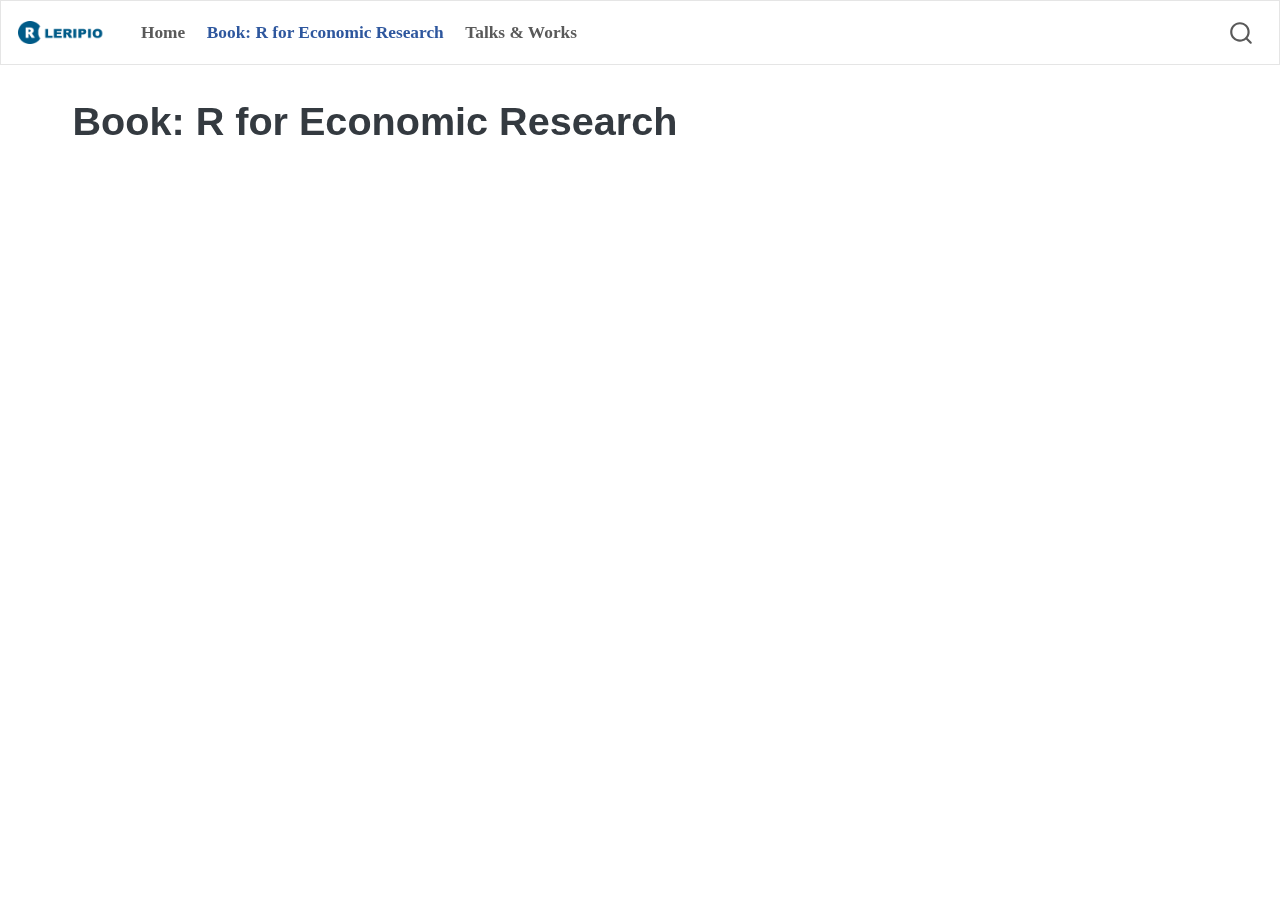
<file: book.html>
<!DOCTYPE html>
<html xmlns="http://www.w3.org/1999/xhtml" lang="en" xml:lang="en"><head>

<meta charset="utf-8">
<meta name="generator" content="quarto-1.1.189">

<meta name="viewport" content="width=device-width, initial-scale=1.0, user-scalable=yes">


<title>Book: R for Economic Research</title>
<style>
code{white-space: pre-wrap;}
span.smallcaps{font-variant: small-caps;}
div.columns{display: flex; gap: min(4vw, 1.5em);}
div.column{flex: auto; overflow-x: auto;}
div.hanging-indent{margin-left: 1.5em; text-indent: -1.5em;}
ul.task-list{list-style: none;}
ul.task-list li input[type="checkbox"] {
  width: 0.8em;
  margin: 0 0.8em 0.2em -1.6em;
  vertical-align: middle;
}
</style>


<script src="site_libs/quarto-nav/quarto-nav.js"></script>
<script src="site_libs/quarto-nav/headroom.min.js"></script>
<script src="site_libs/clipboard/clipboard.min.js"></script>
<script src="site_libs/quarto-search/autocomplete.umd.js"></script>
<script src="site_libs/quarto-search/fuse.min.js"></script>
<script src="site_libs/quarto-search/quarto-search.js"></script>
<meta name="quarto:offset" content="./">
<link href="./images/r_favicon.png" rel="icon" type="image/png">
<script src="site_libs/quarto-html/quarto.js"></script>
<script src="site_libs/quarto-html/popper.min.js"></script>
<script src="site_libs/quarto-html/tippy.umd.min.js"></script>
<script src="site_libs/quarto-html/anchor.min.js"></script>
<link href="site_libs/quarto-html/tippy.css" rel="stylesheet">
<link href="site_libs/quarto-html/quarto-syntax-highlighting.css" rel="stylesheet" id="quarto-text-highlighting-styles">
<script src="site_libs/bootstrap/bootstrap.min.js"></script>
<link href="site_libs/bootstrap/bootstrap-icons.css" rel="stylesheet">
<link href="site_libs/bootstrap/bootstrap.min.css" rel="stylesheet" id="quarto-bootstrap" data-mode="light">
<script id="quarto-search-options" type="application/json">{
  "location": "navbar",
  "copy-button": false,
  "collapse-after": 3,
  "panel-placement": "end",
  "type": "overlay",
  "limit": 20,
  "language": {
    "search-no-results-text": "No results",
    "search-matching-documents-text": "matching documents",
    "search-copy-link-title": "Copy link to search",
    "search-hide-matches-text": "Hide additional matches",
    "search-more-match-text": "more match in this document",
    "search-more-matches-text": "more matches in this document",
    "search-clear-button-title": "Clear",
    "search-detached-cancel-button-title": "Cancel",
    "search-submit-button-title": "Submit"
  }
}</script>


<link rel="stylesheet" href="styles.css">
</head>

<body class="nav-fixed">

<div id="quarto-search-results"></div>
  <header id="quarto-header" class="headroom fixed-top">
    <nav class="navbar navbar-expand-lg navbar-dark ">
      <div class="navbar-container container-fluid">
      <div class="navbar-brand-container">
    <a href="./index.html" class="navbar-brand navbar-brand-logo">
    <img src="./images/logo.png" alt="" class="navbar-logo">
    </a>
  </div>
          <button class="navbar-toggler" type="button" data-bs-toggle="collapse" data-bs-target="#navbarCollapse" aria-controls="navbarCollapse" aria-expanded="false" aria-label="Toggle navigation" onclick="if (window.quartoToggleHeadroom) { window.quartoToggleHeadroom(); }">
  <span class="navbar-toggler-icon"></span>
</button>
          <div class="collapse navbar-collapse" id="navbarCollapse">
            <ul class="navbar-nav navbar-nav-scroll me-auto">
  <li class="nav-item">
    <a class="nav-link" href="./index.html">Home</a>
  </li>  
  <li class="nav-item">
    <a class="nav-link active" href="./book.html" aria-current="page">Book: R for Economic Research</a>
  </li>  
  <li class="nav-item">
    <a class="nav-link" href="./talks.html">Talks &amp; Works</a>
  </li>  
</ul>
              <div id="quarto-search" class="" title="Search"></div>
          </div> <!-- /navcollapse -->
      </div> <!-- /container-fluid -->
    </nav>
</header>
<!-- content -->
<div id="quarto-content" class="quarto-container page-columns page-rows-contents page-layout-full page-navbar">
<!-- sidebar -->
<!-- margin-sidebar -->
    <div id="quarto-margin-sidebar" class="sidebar margin-sidebar">
        
    </div>
<!-- main -->
<main class="content column-page" id="quarto-document-content">

<header id="title-block-header" class="quarto-title-block default">
<div class="quarto-title">
<h1 class="title">Book: R for Economic Research</h1>
</div>



<div class="quarto-title-meta">

    
    
  </div>
  

</header>




</main> <!-- /main -->
<script id="quarto-html-after-body" type="application/javascript">
window.document.addEventListener("DOMContentLoaded", function (event) {
  const toggleBodyColorMode = (bsSheetEl) => {
    const mode = bsSheetEl.getAttribute("data-mode");
    const bodyEl = window.document.querySelector("body");
    if (mode === "dark") {
      bodyEl.classList.add("quarto-dark");
      bodyEl.classList.remove("quarto-light");
    } else {
      bodyEl.classList.add("quarto-light");
      bodyEl.classList.remove("quarto-dark");
    }
  }
  const toggleBodyColorPrimary = () => {
    const bsSheetEl = window.document.querySelector("link#quarto-bootstrap");
    if (bsSheetEl) {
      toggleBodyColorMode(bsSheetEl);
    }
  }
  toggleBodyColorPrimary();  
  const icon = "";
  const anchorJS = new window.AnchorJS();
  anchorJS.options = {
    placement: 'right',
    icon: icon
  };
  anchorJS.add('.anchored');
  const clipboard = new window.ClipboardJS('.code-copy-button', {
    target: function(trigger) {
      return trigger.previousElementSibling;
    }
  });
  clipboard.on('success', function(e) {
    // button target
    const button = e.trigger;
    // don't keep focus
    button.blur();
    // flash "checked"
    button.classList.add('code-copy-button-checked');
    var currentTitle = button.getAttribute("title");
    button.setAttribute("title", "Copied!");
    setTimeout(function() {
      button.setAttribute("title", currentTitle);
      button.classList.remove('code-copy-button-checked');
    }, 1000);
    // clear code selection
    e.clearSelection();
  });
  function tippyHover(el, contentFn) {
    const config = {
      allowHTML: true,
      content: contentFn,
      maxWidth: 500,
      delay: 100,
      arrow: false,
      appendTo: function(el) {
          return el.parentElement;
      },
      interactive: true,
      interactiveBorder: 10,
      theme: 'quarto',
      placement: 'bottom-start'
    };
    window.tippy(el, config); 
  }
  const noterefs = window.document.querySelectorAll('a[role="doc-noteref"]');
  for (var i=0; i<noterefs.length; i++) {
    const ref = noterefs[i];
    tippyHover(ref, function() {
      // use id or data attribute instead here
      let href = ref.getAttribute('data-footnote-href') || ref.getAttribute('href');
      try { href = new URL(href).hash; } catch {}
      const id = href.replace(/^#\/?/, "");
      const note = window.document.getElementById(id);
      return note.innerHTML;
    });
  }
  var bibliorefs = window.document.querySelectorAll('a[role="doc-biblioref"]');
  for (var i=0; i<bibliorefs.length; i++) {
    const ref = bibliorefs[i];
    const cites = ref.parentNode.getAttribute('data-cites').split(' ');
    tippyHover(ref, function() {
      var popup = window.document.createElement('div');
      cites.forEach(function(cite) {
        var citeDiv = window.document.createElement('div');
        citeDiv.classList.add('hanging-indent');
        citeDiv.classList.add('csl-entry');
        var biblioDiv = window.document.getElementById('ref-' + cite);
        if (biblioDiv) {
          citeDiv.innerHTML = biblioDiv.innerHTML;
        }
        popup.appendChild(citeDiv);
      });
      return popup.innerHTML;
    });
  }
});
</script>
</div> <!-- /content -->



</body></html>
</file>
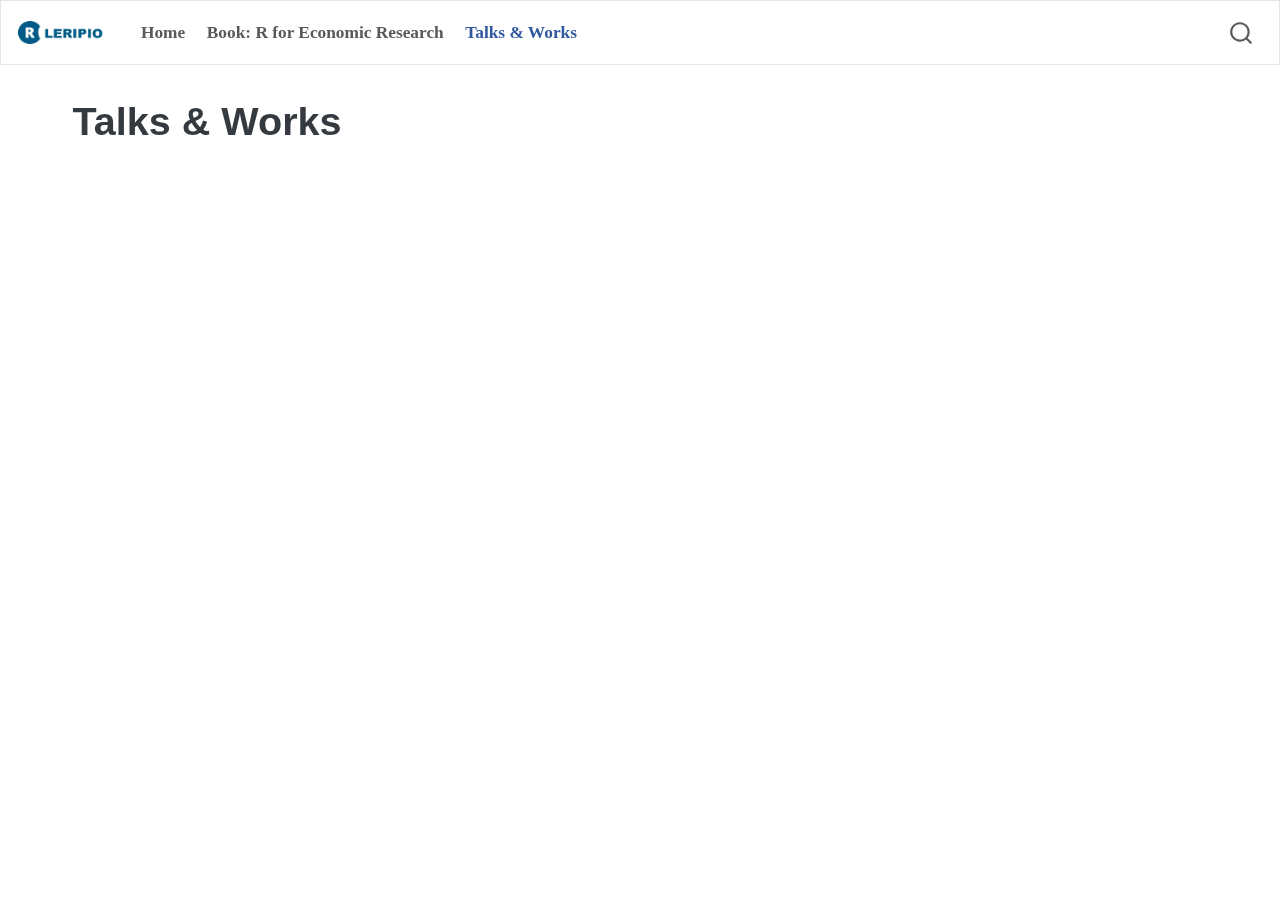
<file: talks.html>
<!DOCTYPE html>
<html xmlns="http://www.w3.org/1999/xhtml" lang="en" xml:lang="en"><head>

<meta charset="utf-8">
<meta name="generator" content="quarto-1.1.189">

<meta name="viewport" content="width=device-width, initial-scale=1.0, user-scalable=yes">


<title>Talks &amp; Works</title>
<style>
code{white-space: pre-wrap;}
span.smallcaps{font-variant: small-caps;}
div.columns{display: flex; gap: min(4vw, 1.5em);}
div.column{flex: auto; overflow-x: auto;}
div.hanging-indent{margin-left: 1.5em; text-indent: -1.5em;}
ul.task-list{list-style: none;}
ul.task-list li input[type="checkbox"] {
  width: 0.8em;
  margin: 0 0.8em 0.2em -1.6em;
  vertical-align: middle;
}
</style>


<script src="site_libs/quarto-nav/quarto-nav.js"></script>
<script src="site_libs/quarto-nav/headroom.min.js"></script>
<script src="site_libs/clipboard/clipboard.min.js"></script>
<script src="site_libs/quarto-search/autocomplete.umd.js"></script>
<script src="site_libs/quarto-search/fuse.min.js"></script>
<script src="site_libs/quarto-search/quarto-search.js"></script>
<meta name="quarto:offset" content="./">
<link href="./images/r_favicon.png" rel="icon" type="image/png">
<script src="site_libs/quarto-html/quarto.js"></script>
<script src="site_libs/quarto-html/popper.min.js"></script>
<script src="site_libs/quarto-html/tippy.umd.min.js"></script>
<script src="site_libs/quarto-html/anchor.min.js"></script>
<link href="site_libs/quarto-html/tippy.css" rel="stylesheet">
<link href="site_libs/quarto-html/quarto-syntax-highlighting.css" rel="stylesheet" id="quarto-text-highlighting-styles">
<script src="site_libs/bootstrap/bootstrap.min.js"></script>
<link href="site_libs/bootstrap/bootstrap-icons.css" rel="stylesheet">
<link href="site_libs/bootstrap/bootstrap.min.css" rel="stylesheet" id="quarto-bootstrap" data-mode="light">
<script id="quarto-search-options" type="application/json">{
  "location": "navbar",
  "copy-button": false,
  "collapse-after": 3,
  "panel-placement": "end",
  "type": "overlay",
  "limit": 20,
  "language": {
    "search-no-results-text": "No results",
    "search-matching-documents-text": "matching documents",
    "search-copy-link-title": "Copy link to search",
    "search-hide-matches-text": "Hide additional matches",
    "search-more-match-text": "more match in this document",
    "search-more-matches-text": "more matches in this document",
    "search-clear-button-title": "Clear",
    "search-detached-cancel-button-title": "Cancel",
    "search-submit-button-title": "Submit"
  }
}</script>


<link rel="stylesheet" href="styles.css">
</head>

<body class="nav-fixed">

<div id="quarto-search-results"></div>
  <header id="quarto-header" class="headroom fixed-top">
    <nav class="navbar navbar-expand-lg navbar-dark ">
      <div class="navbar-container container-fluid">
      <div class="navbar-brand-container">
    <a href="./index.html" class="navbar-brand navbar-brand-logo">
    <img src="./images/logo.png" alt="" class="navbar-logo">
    </a>
  </div>
          <button class="navbar-toggler" type="button" data-bs-toggle="collapse" data-bs-target="#navbarCollapse" aria-controls="navbarCollapse" aria-expanded="false" aria-label="Toggle navigation" onclick="if (window.quartoToggleHeadroom) { window.quartoToggleHeadroom(); }">
  <span class="navbar-toggler-icon"></span>
</button>
          <div class="collapse navbar-collapse" id="navbarCollapse">
            <ul class="navbar-nav navbar-nav-scroll me-auto">
  <li class="nav-item">
    <a class="nav-link" href="./index.html">Home</a>
  </li>  
  <li class="nav-item">
    <a class="nav-link" href="./book.html">Book: R for Economic Research</a>
  </li>  
  <li class="nav-item">
    <a class="nav-link active" href="./talks.html" aria-current="page">Talks &amp; Works</a>
  </li>  
</ul>
              <div id="quarto-search" class="" title="Search"></div>
          </div> <!-- /navcollapse -->
      </div> <!-- /container-fluid -->
    </nav>
</header>
<!-- content -->
<div id="quarto-content" class="quarto-container page-columns page-rows-contents page-layout-full page-navbar">
<!-- sidebar -->
<!-- margin-sidebar -->
    <div id="quarto-margin-sidebar" class="sidebar margin-sidebar">
        
    </div>
<!-- main -->
<main class="content column-page" id="quarto-document-content">

<header id="title-block-header" class="quarto-title-block default">
<div class="quarto-title">
<h1 class="title">Talks &amp; Works</h1>
</div>



<div class="quarto-title-meta">

    
    
  </div>
  

</header>




</main> <!-- /main -->
<script id="quarto-html-after-body" type="application/javascript">
window.document.addEventListener("DOMContentLoaded", function (event) {
  const toggleBodyColorMode = (bsSheetEl) => {
    const mode = bsSheetEl.getAttribute("data-mode");
    const bodyEl = window.document.querySelector("body");
    if (mode === "dark") {
      bodyEl.classList.add("quarto-dark");
      bodyEl.classList.remove("quarto-light");
    } else {
      bodyEl.classList.add("quarto-light");
      bodyEl.classList.remove("quarto-dark");
    }
  }
  const toggleBodyColorPrimary = () => {
    const bsSheetEl = window.document.querySelector("link#quarto-bootstrap");
    if (bsSheetEl) {
      toggleBodyColorMode(bsSheetEl);
    }
  }
  toggleBodyColorPrimary();  
  const icon = "";
  const anchorJS = new window.AnchorJS();
  anchorJS.options = {
    placement: 'right',
    icon: icon
  };
  anchorJS.add('.anchored');
  const clipboard = new window.ClipboardJS('.code-copy-button', {
    target: function(trigger) {
      return trigger.previousElementSibling;
    }
  });
  clipboard.on('success', function(e) {
    // button target
    const button = e.trigger;
    // don't keep focus
    button.blur();
    // flash "checked"
    button.classList.add('code-copy-button-checked');
    var currentTitle = button.getAttribute("title");
    button.setAttribute("title", "Copied!");
    setTimeout(function() {
      button.setAttribute("title", currentTitle);
      button.classList.remove('code-copy-button-checked');
    }, 1000);
    // clear code selection
    e.clearSelection();
  });
  function tippyHover(el, contentFn) {
    const config = {
      allowHTML: true,
      content: contentFn,
      maxWidth: 500,
      delay: 100,
      arrow: false,
      appendTo: function(el) {
          return el.parentElement;
      },
      interactive: true,
      interactiveBorder: 10,
      theme: 'quarto',
      placement: 'bottom-start'
    };
    window.tippy(el, config); 
  }
  const noterefs = window.document.querySelectorAll('a[role="doc-noteref"]');
  for (var i=0; i<noterefs.length; i++) {
    const ref = noterefs[i];
    tippyHover(ref, function() {
      // use id or data attribute instead here
      let href = ref.getAttribute('data-footnote-href') || ref.getAttribute('href');
      try { href = new URL(href).hash; } catch {}
      const id = href.replace(/^#\/?/, "");
      const note = window.document.getElementById(id);
      return note.innerHTML;
    });
  }
  var bibliorefs = window.document.querySelectorAll('a[role="doc-biblioref"]');
  for (var i=0; i<bibliorefs.length; i++) {
    const ref = bibliorefs[i];
    const cites = ref.parentNode.getAttribute('data-cites').split(' ');
    tippyHover(ref, function() {
      var popup = window.document.createElement('div');
      cites.forEach(function(cite) {
        var citeDiv = window.document.createElement('div');
        citeDiv.classList.add('hanging-indent');
        citeDiv.classList.add('csl-entry');
        var biblioDiv = window.document.getElementById('ref-' + cite);
        if (biblioDiv) {
          citeDiv.innerHTML = biblioDiv.innerHTML;
        }
        popup.appendChild(citeDiv);
      });
      return popup.innerHTML;
    });
  }
});
</script>
</div> <!-- /content -->



</body></html>
</file>
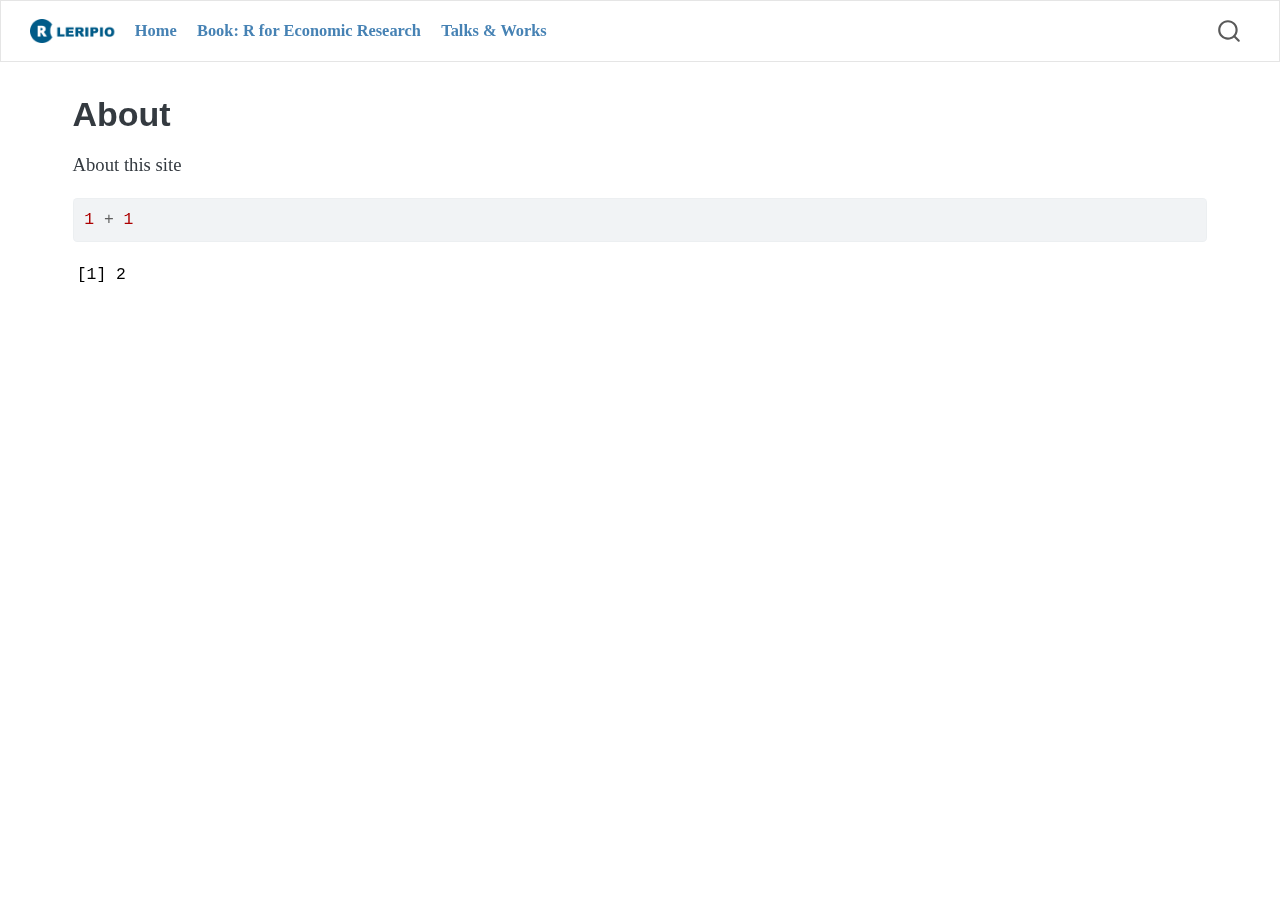
<file: docs/about.html>
<!DOCTYPE html>
<html xmlns="http://www.w3.org/1999/xhtml" lang="en" xml:lang="en"><head>

<meta charset="utf-8">
<meta name="generator" content="quarto-1.2.269">

<meta name="viewport" content="width=device-width, initial-scale=1.0, user-scalable=yes">


<title>About</title>
<style>
code{white-space: pre-wrap;}
span.smallcaps{font-variant: small-caps;}
div.columns{display: flex; gap: min(4vw, 1.5em);}
div.column{flex: auto; overflow-x: auto;}
div.hanging-indent{margin-left: 1.5em; text-indent: -1.5em;}
ul.task-list{list-style: none;}
ul.task-list li input[type="checkbox"] {
  width: 0.8em;
  margin: 0 0.8em 0.2em -1.6em;
  vertical-align: middle;
}
pre > code.sourceCode { white-space: pre; position: relative; }
pre > code.sourceCode > span { display: inline-block; line-height: 1.25; }
pre > code.sourceCode > span:empty { height: 1.2em; }
.sourceCode { overflow: visible; }
code.sourceCode > span { color: inherit; text-decoration: inherit; }
div.sourceCode { margin: 1em 0; }
pre.sourceCode { margin: 0; }
@media screen {
div.sourceCode { overflow: auto; }
}
@media print {
pre > code.sourceCode { white-space: pre-wrap; }
pre > code.sourceCode > span { text-indent: -5em; padding-left: 5em; }
}
pre.numberSource code
  { counter-reset: source-line 0; }
pre.numberSource code > span
  { position: relative; left: -4em; counter-increment: source-line; }
pre.numberSource code > span > a:first-child::before
  { content: counter(source-line);
    position: relative; left: -1em; text-align: right; vertical-align: baseline;
    border: none; display: inline-block;
    -webkit-touch-callout: none; -webkit-user-select: none;
    -khtml-user-select: none; -moz-user-select: none;
    -ms-user-select: none; user-select: none;
    padding: 0 4px; width: 4em;
    color: #aaaaaa;
  }
pre.numberSource { margin-left: 3em; border-left: 1px solid #aaaaaa;  padding-left: 4px; }
div.sourceCode
  {   }
@media screen {
pre > code.sourceCode > span > a:first-child::before { text-decoration: underline; }
}
code span.al { color: #ff0000; font-weight: bold; } /* Alert */
code span.an { color: #60a0b0; font-weight: bold; font-style: italic; } /* Annotation */
code span.at { color: #7d9029; } /* Attribute */
code span.bn { color: #40a070; } /* BaseN */
code span.bu { color: #008000; } /* BuiltIn */
code span.cf { color: #007020; font-weight: bold; } /* ControlFlow */
code span.ch { color: #4070a0; } /* Char */
code span.cn { color: #880000; } /* Constant */
code span.co { color: #60a0b0; font-style: italic; } /* Comment */
code span.cv { color: #60a0b0; font-weight: bold; font-style: italic; } /* CommentVar */
code span.do { color: #ba2121; font-style: italic; } /* Documentation */
code span.dt { color: #902000; } /* DataType */
code span.dv { color: #40a070; } /* DecVal */
code span.er { color: #ff0000; font-weight: bold; } /* Error */
code span.ex { } /* Extension */
code span.fl { color: #40a070; } /* Float */
code span.fu { color: #06287e; } /* Function */
code span.im { color: #008000; font-weight: bold; } /* Import */
code span.in { color: #60a0b0; font-weight: bold; font-style: italic; } /* Information */
code span.kw { color: #007020; font-weight: bold; } /* Keyword */
code span.op { color: #666666; } /* Operator */
code span.ot { color: #007020; } /* Other */
code span.pp { color: #bc7a00; } /* Preprocessor */
code span.sc { color: #4070a0; } /* SpecialChar */
code span.ss { color: #bb6688; } /* SpecialString */
code span.st { color: #4070a0; } /* String */
code span.va { color: #19177c; } /* Variable */
code span.vs { color: #4070a0; } /* VerbatimString */
code span.wa { color: #60a0b0; font-weight: bold; font-style: italic; } /* Warning */
</style>


<script src="site_libs/quarto-nav/quarto-nav.js"></script>
<script src="site_libs/quarto-nav/headroom.min.js"></script>
<script src="site_libs/clipboard/clipboard.min.js"></script>
<script src="site_libs/quarto-search/autocomplete.umd.js"></script>
<script src="site_libs/quarto-search/fuse.min.js"></script>
<script src="site_libs/quarto-search/quarto-search.js"></script>
<meta name="quarto:offset" content="./">
<link href="./images/r_favicon.png" rel="icon" type="image/png">
<script src="site_libs/quarto-html/quarto.js"></script>
<script src="site_libs/quarto-html/popper.min.js"></script>
<script src="site_libs/quarto-html/tippy.umd.min.js"></script>
<script src="site_libs/quarto-html/anchor.min.js"></script>
<link href="site_libs/quarto-html/tippy.css" rel="stylesheet">
<link href="site_libs/quarto-html/quarto-syntax-highlighting.css" rel="stylesheet" id="quarto-text-highlighting-styles">
<script src="site_libs/bootstrap/bootstrap.min.js"></script>
<link href="site_libs/bootstrap/bootstrap-icons.css" rel="stylesheet">
<link href="site_libs/bootstrap/bootstrap.min.css" rel="stylesheet" id="quarto-bootstrap" data-mode="light">
<script id="quarto-search-options" type="application/json">{
  "location": "navbar",
  "copy-button": false,
  "collapse-after": 3,
  "panel-placement": "end",
  "type": "overlay",
  "limit": 20,
  "language": {
    "search-no-results-text": "No results",
    "search-matching-documents-text": "matching documents",
    "search-copy-link-title": "Copy link to search",
    "search-hide-matches-text": "Hide additional matches",
    "search-more-match-text": "more match in this document",
    "search-more-matches-text": "more matches in this document",
    "search-clear-button-title": "Clear",
    "search-detached-cancel-button-title": "Cancel",
    "search-submit-button-title": "Submit"
  }
}</script>
<script async="" src="https://www.googletagmanager.com/gtag/js?id=G-4HE60YY1JD"></script>

<script type="text/javascript">

window.dataLayer = window.dataLayer || [];
function gtag(){dataLayer.push(arguments);}
gtag('js', new Date());
gtag('config', 'G-4HE60YY1JD', { 'anonymize_ip': true});
</script>


<link rel="stylesheet" href="styles.css">
</head>

<body class="nav-fixed">

<div id="quarto-search-results"></div>
  <header id="quarto-header" class="headroom fixed-top">
    <nav class="navbar navbar-expand-lg navbar-dark ">
      <div class="navbar-container container-fluid">
      <div class="navbar-brand-container">
    <a href="./index.html" class="navbar-brand navbar-brand-logo">
    <img src="./images/logo.png" alt="" class="navbar-logo">
    </a>
  </div>
          <button class="navbar-toggler" type="button" data-bs-toggle="collapse" data-bs-target="#navbarCollapse" aria-controls="navbarCollapse" aria-expanded="false" aria-label="Toggle navigation" onclick="if (window.quartoToggleHeadroom) { window.quartoToggleHeadroom(); }">
  <span class="navbar-toggler-icon"></span>
</button>
          <div class="collapse navbar-collapse" id="navbarCollapse">
            <ul class="navbar-nav navbar-nav-scroll me-auto">
  <li class="nav-item">
    <a class="nav-link" href="./index.html">
 <span class="menu-text">Home</span></a>
  </li>  
  <li class="nav-item">
    <a class="nav-link" href="./book.html">
 <span class="menu-text">Book: R for Economic Research</span></a>
  </li>  
  <li class="nav-item">
    <a class="nav-link" href="./talks.html">
 <span class="menu-text">Talks &amp; Works</span></a>
  </li>  
</ul>
              <div id="quarto-search" class="" title="Search"></div>
          </div> <!-- /navcollapse -->
      </div> <!-- /container-fluid -->
    </nav>
</header>
<!-- content -->
<div id="quarto-content" class="quarto-container page-columns page-rows-contents page-layout-full page-navbar">
<!-- sidebar -->
<!-- margin-sidebar -->
    <div id="quarto-margin-sidebar" class="sidebar margin-sidebar zindex-bottom">
        
    </div>
<!-- main -->
<main class="content column-page" id="quarto-document-content">

<header id="title-block-header" class="quarto-title-block default">
<div class="quarto-title">
<h1 class="title">About</h1>
</div>



<div class="quarto-title-meta">

    
  
    
  </div>
  

</header>

<p>About this site</p>
<div class="cell">
<div class="sourceCode cell-code" id="cb1"><pre class="sourceCode r code-with-copy"><code class="sourceCode r"><span id="cb1-1"><a href="#cb1-1" aria-hidden="true" tabindex="-1"></a><span class="dv">1</span> <span class="sc">+</span> <span class="dv">1</span></span></code><button title="Copy to Clipboard" class="code-copy-button"><i class="bi"></i></button></pre></div>
<div class="cell-output cell-output-stdout">
<pre><code>[1] 2</code></pre>
</div>
</div>



</main> <!-- /main -->
<script id="quarto-html-after-body" type="application/javascript">
window.document.addEventListener("DOMContentLoaded", function (event) {
  const toggleBodyColorMode = (bsSheetEl) => {
    const mode = bsSheetEl.getAttribute("data-mode");
    const bodyEl = window.document.querySelector("body");
    if (mode === "dark") {
      bodyEl.classList.add("quarto-dark");
      bodyEl.classList.remove("quarto-light");
    } else {
      bodyEl.classList.add("quarto-light");
      bodyEl.classList.remove("quarto-dark");
    }
  }
  const toggleBodyColorPrimary = () => {
    const bsSheetEl = window.document.querySelector("link#quarto-bootstrap");
    if (bsSheetEl) {
      toggleBodyColorMode(bsSheetEl);
    }
  }
  toggleBodyColorPrimary();  
  const icon = "";
  const anchorJS = new window.AnchorJS();
  anchorJS.options = {
    placement: 'right',
    icon: icon
  };
  anchorJS.add('.anchored');
  const clipboard = new window.ClipboardJS('.code-copy-button', {
    target: function(trigger) {
      return trigger.previousElementSibling;
    }
  });
  clipboard.on('success', function(e) {
    // button target
    const button = e.trigger;
    // don't keep focus
    button.blur();
    // flash "checked"
    button.classList.add('code-copy-button-checked');
    var currentTitle = button.getAttribute("title");
    button.setAttribute("title", "Copied!");
    let tooltip;
    if (window.bootstrap) {
      button.setAttribute("data-bs-toggle", "tooltip");
      button.setAttribute("data-bs-placement", "left");
      button.setAttribute("data-bs-title", "Copied!");
      tooltip = new bootstrap.Tooltip(button, 
        { trigger: "manual", 
          customClass: "code-copy-button-tooltip",
          offset: [0, -8]});
      tooltip.show();    
    }
    setTimeout(function() {
      if (tooltip) {
        tooltip.hide();
        button.removeAttribute("data-bs-title");
        button.removeAttribute("data-bs-toggle");
        button.removeAttribute("data-bs-placement");
      }
      button.setAttribute("title", currentTitle);
      button.classList.remove('code-copy-button-checked');
    }, 1000);
    // clear code selection
    e.clearSelection();
  });
  function tippyHover(el, contentFn) {
    const config = {
      allowHTML: true,
      content: contentFn,
      maxWidth: 500,
      delay: 100,
      arrow: false,
      appendTo: function(el) {
          return el.parentElement;
      },
      interactive: true,
      interactiveBorder: 10,
      theme: 'quarto',
      placement: 'bottom-start'
    };
    window.tippy(el, config); 
  }
  const noterefs = window.document.querySelectorAll('a[role="doc-noteref"]');
  for (var i=0; i<noterefs.length; i++) {
    const ref = noterefs[i];
    tippyHover(ref, function() {
      // use id or data attribute instead here
      let href = ref.getAttribute('data-footnote-href') || ref.getAttribute('href');
      try { href = new URL(href).hash; } catch {}
      const id = href.replace(/^#\/?/, "");
      const note = window.document.getElementById(id);
      return note.innerHTML;
    });
  }
  const findCites = (el) => {
    const parentEl = el.parentElement;
    if (parentEl) {
      const cites = parentEl.dataset.cites;
      if (cites) {
        return {
          el,
          cites: cites.split(' ')
        };
      } else {
        return findCites(el.parentElement)
      }
    } else {
      return undefined;
    }
  };
  var bibliorefs = window.document.querySelectorAll('a[role="doc-biblioref"]');
  for (var i=0; i<bibliorefs.length; i++) {
    const ref = bibliorefs[i];
    const citeInfo = findCites(ref);
    if (citeInfo) {
      tippyHover(citeInfo.el, function() {
        var popup = window.document.createElement('div');
        citeInfo.cites.forEach(function(cite) {
          var citeDiv = window.document.createElement('div');
          citeDiv.classList.add('hanging-indent');
          citeDiv.classList.add('csl-entry');
          var biblioDiv = window.document.getElementById('ref-' + cite);
          if (biblioDiv) {
            citeDiv.innerHTML = biblioDiv.innerHTML;
          }
          popup.appendChild(citeDiv);
        });
        return popup.innerHTML;
      });
    }
  }
});
</script>
</div> <!-- /content -->



</body></html>
</file>
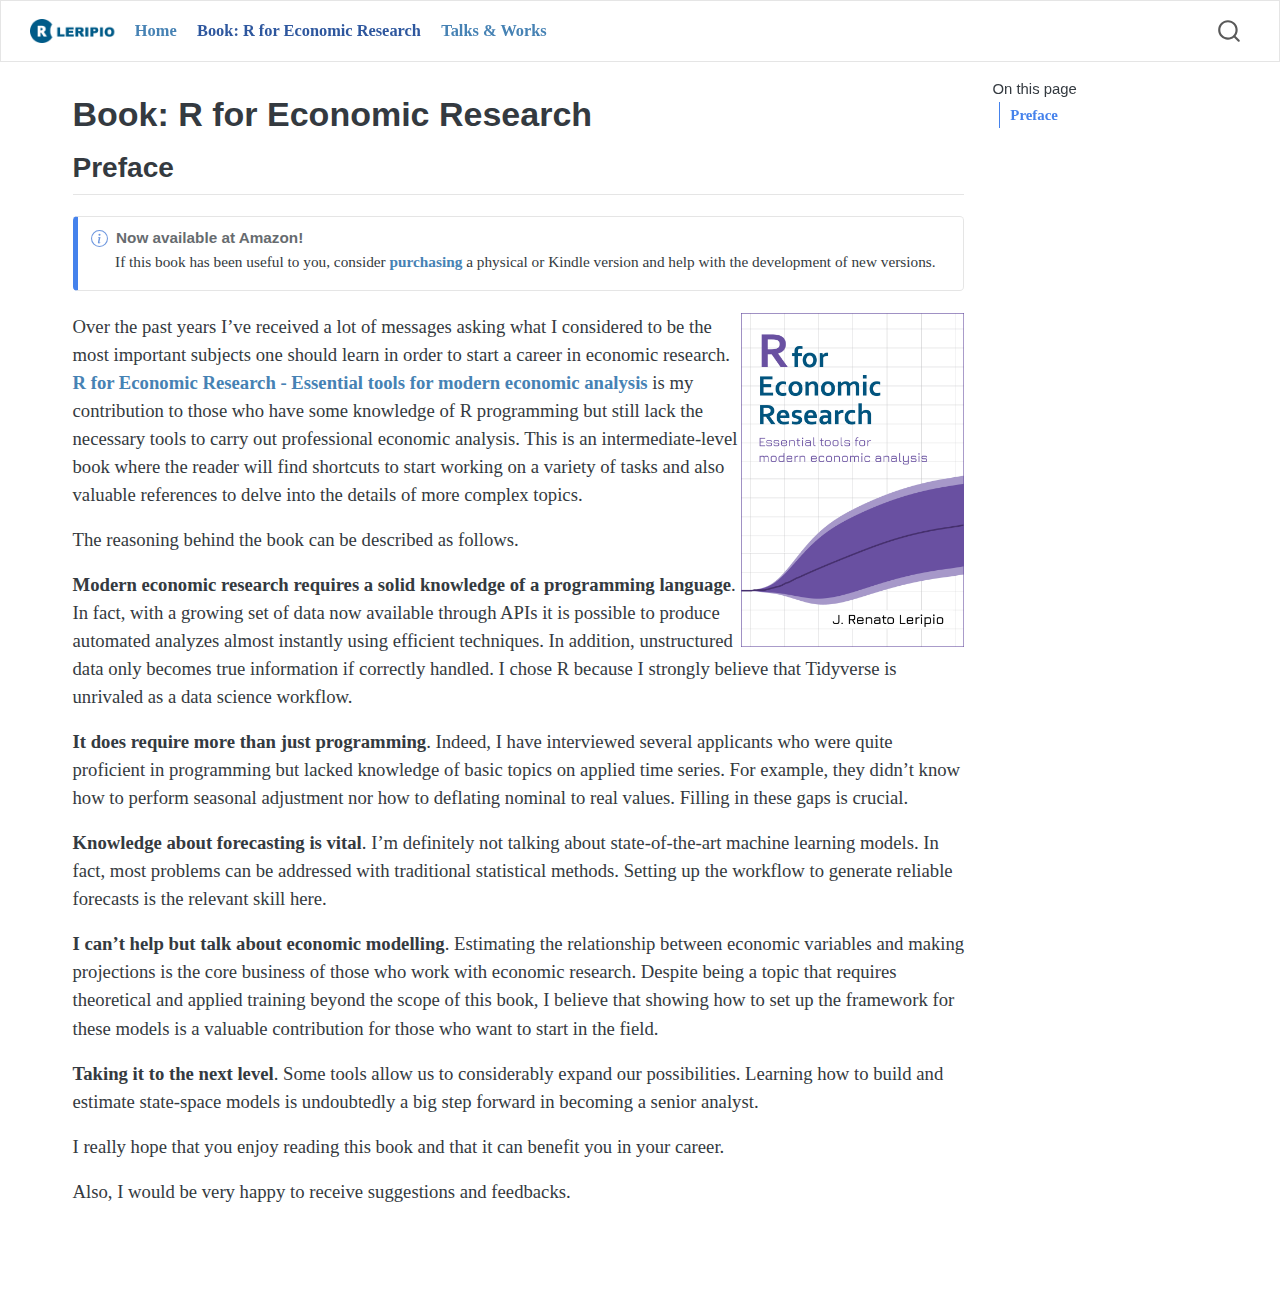
<file: docs/book.html>
<!DOCTYPE html>
<html xmlns="http://www.w3.org/1999/xhtml" lang="en" xml:lang="en"><head>

<meta charset="utf-8">
<meta name="generator" content="quarto-1.4.554">

<meta name="viewport" content="width=device-width, initial-scale=1.0, user-scalable=yes">


<title>Book: R for Economic Research</title>
<style>
code{white-space: pre-wrap;}
span.smallcaps{font-variant: small-caps;}
div.columns{display: flex; gap: min(4vw, 1.5em);}
div.column{flex: auto; overflow-x: auto;}
div.hanging-indent{margin-left: 1.5em; text-indent: -1.5em;}
ul.task-list{list-style: none;}
ul.task-list li input[type="checkbox"] {
  width: 0.8em;
  margin: 0 0.8em 0.2em -1em; /* quarto-specific, see https://github.com/quarto-dev/quarto-cli/issues/4556 */ 
  vertical-align: middle;
}
</style>


<script src="site_libs/quarto-nav/quarto-nav.js"></script>
<script src="site_libs/quarto-nav/headroom.min.js"></script>
<script src="site_libs/clipboard/clipboard.min.js"></script>
<script src="site_libs/quarto-search/autocomplete.umd.js"></script>
<script src="site_libs/quarto-search/fuse.min.js"></script>
<script src="site_libs/quarto-search/quarto-search.js"></script>
<meta name="quarto:offset" content="./">
<link href="./images/r_favicon.png" rel="icon" type="image/png">
<script src="site_libs/quarto-html/quarto.js"></script>
<script src="site_libs/quarto-html/popper.min.js"></script>
<script src="site_libs/quarto-html/tippy.umd.min.js"></script>
<script src="site_libs/quarto-html/anchor.min.js"></script>
<link href="site_libs/quarto-html/tippy.css" rel="stylesheet">
<link href="site_libs/quarto-html/quarto-syntax-highlighting.css" rel="stylesheet" id="quarto-text-highlighting-styles">
<script src="site_libs/bootstrap/bootstrap.min.js"></script>
<link href="site_libs/bootstrap/bootstrap-icons.css" rel="stylesheet">
<link href="site_libs/bootstrap/bootstrap.min.css" rel="stylesheet" id="quarto-bootstrap" data-mode="light">
<script id="quarto-search-options" type="application/json">{
  "location": "navbar",
  "copy-button": false,
  "collapse-after": 3,
  "panel-placement": "end",
  "type": "overlay",
  "limit": 50,
  "keyboard-shortcut": [
    "f",
    "/",
    "s"
  ],
  "show-item-context": false,
  "language": {
    "search-no-results-text": "No results",
    "search-matching-documents-text": "matching documents",
    "search-copy-link-title": "Copy link to search",
    "search-hide-matches-text": "Hide additional matches",
    "search-more-match-text": "more match in this document",
    "search-more-matches-text": "more matches in this document",
    "search-clear-button-title": "Clear",
    "search-text-placeholder": "",
    "search-detached-cancel-button-title": "Cancel",
    "search-submit-button-title": "Submit",
    "search-label": "Search"
  }
}</script>
<script async="" src="https://www.googletagmanager.com/gtag/js?id=G-4HE60YY1JD"></script>

<script type="text/javascript">

window.dataLayer = window.dataLayer || [];
function gtag(){dataLayer.push(arguments);}
gtag('js', new Date());
gtag('config', 'G-4HE60YY1JD', { 'anonymize_ip': true});
</script>


<link rel="stylesheet" href="styles.css">
</head>

<body class="nav-fixed">

<div id="quarto-search-results"></div>
  <header id="quarto-header" class="headroom fixed-top">
    <nav class="navbar navbar-expand-lg " data-bs-theme="dark">
      <div class="navbar-container container-fluid">
      <div class="navbar-brand-container mx-auto">
    <a href="./index.html" class="navbar-brand navbar-brand-logo">
    <img src="./images/logo.png" alt="" class="navbar-logo">
    </a>
  </div>
            <div id="quarto-search" class="" title="Search"></div>
          <button class="navbar-toggler" type="button" data-bs-toggle="collapse" data-bs-target="#navbarCollapse" aria-controls="navbarCollapse" aria-expanded="false" aria-label="Toggle navigation" onclick="if (window.quartoToggleHeadroom) { window.quartoToggleHeadroom(); }">
  <span class="navbar-toggler-icon"></span>
</button>
          <div class="collapse navbar-collapse" id="navbarCollapse">
            <ul class="navbar-nav navbar-nav-scroll me-auto">
  <li class="nav-item">
    <a class="nav-link" href="./index.html"> 
<span class="menu-text">Home</span></a>
  </li>  
  <li class="nav-item">
    <a class="nav-link active" href="./book.html" aria-current="page"> 
<span class="menu-text">Book: R for Economic Research</span></a>
  </li>  
  <li class="nav-item">
    <a class="nav-link" href="./talks.html"> 
<span class="menu-text">Talks &amp; Works</span></a>
  </li>  
</ul>
          </div> <!-- /navcollapse -->
          <div class="quarto-navbar-tools">
</div>
      </div> <!-- /container-fluid -->
    </nav>
</header>
<!-- content -->
<div id="quarto-content" class="quarto-container page-columns page-rows-contents page-layout-full page-navbar">
<!-- sidebar -->
<!-- margin-sidebar -->
    <div id="quarto-margin-sidebar" class="sidebar margin-sidebar">
        <nav id="TOC" role="doc-toc" class="toc-active">
    <h2 id="toc-title">On this page</h2>
   
  <ul>
  <li><a href="#preface" id="toc-preface" class="nav-link active" data-scroll-target="#preface">Preface</a></li>
  </ul>
</nav>
    </div>
<!-- main -->
<main class="content column-page-left" id="quarto-document-content">

<header id="title-block-header" class="quarto-title-block default">
<div class="quarto-title">
<h1 class="title">Book: R for Economic Research</h1>
</div>



<div class="quarto-title-meta column-page-left">

    
  
    
  </div>
  


</header>


<section id="preface" class="level2">
<h2 class="anchored" data-anchor-id="preface">Preface</h2>
<div class="callout callout-style-simple callout-note callout-titled">
<div class="callout-header d-flex align-content-center">
<div class="callout-icon-container">
<i class="callout-icon"></i>
</div>
<div class="callout-title-container flex-fill">
Now available at Amazon!
</div>
</div>
<div class="callout-body-container callout-body">
<p>If this book has been useful to you, consider <a href="https://www.amazon.com/Economic-Research-Essential-economic-analysis-ebook/dp/B0CLQSFSBS/ref=sr_1_1?crid=1MHECS04W37FQ&amp;dib=eyJ2IjoiMSJ9.[base64].m2sE9U5Kc8M73nl2LjVgpgr-WuCogazt-hfKilvqcMk&amp;dib_tag=se&amp;keywords=r+for+economic+research&amp;qid=1716253408&amp;s=digital-text&amp;sprefix=r+for+economic+re%2Cdigital-text%2C276&amp;sr=1-1">purchasing</a> a physical or Kindle version and help with the development of new versions.</p>
</div>
</div>
<p><img src="images/book_cover.jpg" class="img-fluid" style="float:right;;width:25.0%"></p>
<p>Over the past years I’ve received a lot of messages asking what I considered to be the most important subjects one should learn in order to start a career in economic research. <a href="http://book.rleripio.com" target="_blank">R for Economic Research - Essential tools for modern economic analysis</a> is my contribution to those who have some knowledge of R programming but still lack the necessary tools to carry out professional economic analysis. This is an intermediate-level book where the reader will find shortcuts to start working on a variety of tasks and also valuable references to delve into the details of more complex topics.</p>
<p>The reasoning behind the book can be described as follows.</p>
<p><strong>Modern economic research requires a solid knowledge of a programming language</strong>. In fact, with a growing set of data now available through APIs it is possible to produce automated analyzes almost instantly using efficient techniques. In addition, unstructured data only becomes true information if correctly handled. I chose R because I strongly believe that Tidyverse is unrivaled as a data science workflow.</p>
<p><strong>It does require more than just programming</strong>. Indeed, I have interviewed several applicants who were quite proficient in programming but lacked knowledge of basic topics on applied time series. For example, they didn’t know how to perform seasonal adjustment nor how to deflating nominal to real values. Filling in these gaps is crucial.</p>
<p><strong>Knowledge about forecasting is vital</strong>. I’m definitely not talking about state-of-the-art machine learning models. In fact, most problems can be addressed with traditional statistical methods. Setting up the workflow to generate reliable forecasts is the relevant skill here.</p>
<p><strong>I can’t help but talk about economic modelling</strong>. Estimating the relationship between economic variables and making projections is the core business of those who work with economic research. Despite being a topic that requires theoretical and applied training beyond the scope of this book, I believe that showing how to set up the framework for these models is a valuable contribution for those who want to start in the field.</p>
<p><strong>Taking it to the next level</strong>. Some tools allow us to considerably expand our possibilities. Learning how to build and estimate state-space models is undoubtedly a big step forward in becoming a senior analyst.</p>
<p>I really hope that you enjoy reading this book and that it can benefit you in your career.</p>
<p>Also, I would be very happy to receive suggestions and feedbacks.</p>


</section>

</main> <!-- /main -->
<script id="quarto-html-after-body" type="application/javascript">
window.document.addEventListener("DOMContentLoaded", function (event) {
  const toggleBodyColorMode = (bsSheetEl) => {
    const mode = bsSheetEl.getAttribute("data-mode");
    const bodyEl = window.document.querySelector("body");
    if (mode === "dark") {
      bodyEl.classList.add("quarto-dark");
      bodyEl.classList.remove("quarto-light");
    } else {
      bodyEl.classList.add("quarto-light");
      bodyEl.classList.remove("quarto-dark");
    }
  }
  const toggleBodyColorPrimary = () => {
    const bsSheetEl = window.document.querySelector("link#quarto-bootstrap");
    if (bsSheetEl) {
      toggleBodyColorMode(bsSheetEl);
    }
  }
  toggleBodyColorPrimary();  
  const icon = "";
  const anchorJS = new window.AnchorJS();
  anchorJS.options = {
    placement: 'right',
    icon: icon
  };
  anchorJS.add('.anchored');
  const isCodeAnnotation = (el) => {
    for (const clz of el.classList) {
      if (clz.startsWith('code-annotation-')) {                     
        return true;
      }
    }
    return false;
  }
  const clipboard = new window.ClipboardJS('.code-copy-button', {
    text: function(trigger) {
      const codeEl = trigger.previousElementSibling.cloneNode(true);
      for (const childEl of codeEl.children) {
        if (isCodeAnnotation(childEl)) {
          childEl.remove();
        }
      }
      return codeEl.innerText;
    }
  });
  clipboard.on('success', function(e) {
    // button target
    const button = e.trigger;
    // don't keep focus
    button.blur();
    // flash "checked"
    button.classList.add('code-copy-button-checked');
    var currentTitle = button.getAttribute("title");
    button.setAttribute("title", "Copied!");
    let tooltip;
    if (window.bootstrap) {
      button.setAttribute("data-bs-toggle", "tooltip");
      button.setAttribute("data-bs-placement", "left");
      button.setAttribute("data-bs-title", "Copied!");
      tooltip = new bootstrap.Tooltip(button, 
        { trigger: "manual", 
          customClass: "code-copy-button-tooltip",
          offset: [0, -8]});
      tooltip.show();    
    }
    setTimeout(function() {
      if (tooltip) {
        tooltip.hide();
        button.removeAttribute("data-bs-title");
        button.removeAttribute("data-bs-toggle");
        button.removeAttribute("data-bs-placement");
      }
      button.setAttribute("title", currentTitle);
      button.classList.remove('code-copy-button-checked');
    }, 1000);
    // clear code selection
    e.clearSelection();
  });
    var localhostRegex = new RegExp(/^(?:http|https):\/\/localhost\:?[0-9]*\//);
    var mailtoRegex = new RegExp(/^mailto:/);
      var filterRegex = new RegExp('/' + window.location.host + '/');
    var isInternal = (href) => {
        return filterRegex.test(href) || localhostRegex.test(href) || mailtoRegex.test(href);
    }
    // Inspect non-navigation links and adorn them if external
 	var links = window.document.querySelectorAll('a[href]:not(.nav-link):not(.navbar-brand):not(.toc-action):not(.sidebar-link):not(.sidebar-item-toggle):not(.pagination-link):not(.no-external):not([aria-hidden]):not(.dropdown-item):not(.quarto-navigation-tool)');
    for (var i=0; i<links.length; i++) {
      const link = links[i];
      if (!isInternal(link.href)) {
        // undo the damage that might have been done by quarto-nav.js in the case of
        // links that we want to consider external
        if (link.dataset.originalHref !== undefined) {
          link.href = link.dataset.originalHref;
        }
      }
    }
  function tippyHover(el, contentFn, onTriggerFn, onUntriggerFn) {
    const config = {
      allowHTML: true,
      maxWidth: 500,
      delay: 100,
      arrow: false,
      appendTo: function(el) {
          return el.parentElement;
      },
      interactive: true,
      interactiveBorder: 10,
      theme: 'quarto',
      placement: 'bottom-start',
    };
    if (contentFn) {
      config.content = contentFn;
    }
    if (onTriggerFn) {
      config.onTrigger = onTriggerFn;
    }
    if (onUntriggerFn) {
      config.onUntrigger = onUntriggerFn;
    }
    window.tippy(el, config); 
  }
  const noterefs = window.document.querySelectorAll('a[role="doc-noteref"]');
  for (var i=0; i<noterefs.length; i++) {
    const ref = noterefs[i];
    tippyHover(ref, function() {
      // use id or data attribute instead here
      let href = ref.getAttribute('data-footnote-href') || ref.getAttribute('href');
      try { href = new URL(href).hash; } catch {}
      const id = href.replace(/^#\/?/, "");
      const note = window.document.getElementById(id);
      if (note) {
        return note.innerHTML;
      } else {
        return "";
      }
    });
  }
  const xrefs = window.document.querySelectorAll('a.quarto-xref');
  const processXRef = (id, note) => {
    // Strip column container classes
    const stripColumnClz = (el) => {
      el.classList.remove("page-full", "page-columns");
      if (el.children) {
        for (const child of el.children) {
          stripColumnClz(child);
        }
      }
    }
    stripColumnClz(note)
    if (id === null || id.startsWith('sec-')) {
      // Special case sections, only their first couple elements
      const container = document.createElement("div");
      if (note.children && note.children.length > 2) {
        container.appendChild(note.children[0].cloneNode(true));
        for (let i = 1; i < note.children.length; i++) {
          const child = note.children[i];
          if (child.tagName === "P" && child.innerText === "") {
            continue;
          } else {
            container.appendChild(child.cloneNode(true));
            break;
          }
        }
        if (window.Quarto?.typesetMath) {
          window.Quarto.typesetMath(container);
        }
        return container.innerHTML
      } else {
        if (window.Quarto?.typesetMath) {
          window.Quarto.typesetMath(note);
        }
        return note.innerHTML;
      }
    } else {
      // Remove any anchor links if they are present
      const anchorLink = note.querySelector('a.anchorjs-link');
      if (anchorLink) {
        anchorLink.remove();
      }
      if (window.Quarto?.typesetMath) {
        window.Quarto.typesetMath(note);
      }
      // TODO in 1.5, we should make sure this works without a callout special case
      if (note.classList.contains("callout")) {
        return note.outerHTML;
      } else {
        return note.innerHTML;
      }
    }
  }
  for (var i=0; i<xrefs.length; i++) {
    const xref = xrefs[i];
    tippyHover(xref, undefined, function(instance) {
      instance.disable();
      let url = xref.getAttribute('href');
      let hash = undefined; 
      if (url.startsWith('#')) {
        hash = url;
      } else {
        try { hash = new URL(url).hash; } catch {}
      }
      if (hash) {
        const id = hash.replace(/^#\/?/, "");
        const note = window.document.getElementById(id);
        if (note !== null) {
          try {
            const html = processXRef(id, note.cloneNode(true));
            instance.setContent(html);
          } finally {
            instance.enable();
            instance.show();
          }
        } else {
          // See if we can fetch this
          fetch(url.split('#')[0])
          .then(res => res.text())
          .then(html => {
            const parser = new DOMParser();
            const htmlDoc = parser.parseFromString(html, "text/html");
            const note = htmlDoc.getElementById(id);
            if (note !== null) {
              const html = processXRef(id, note);
              instance.setContent(html);
            } 
          }).finally(() => {
            instance.enable();
            instance.show();
          });
        }
      } else {
        // See if we can fetch a full url (with no hash to target)
        // This is a special case and we should probably do some content thinning / targeting
        fetch(url)
        .then(res => res.text())
        .then(html => {
          const parser = new DOMParser();
          const htmlDoc = parser.parseFromString(html, "text/html");
          const note = htmlDoc.querySelector('main.content');
          if (note !== null) {
            // This should only happen for chapter cross references
            // (since there is no id in the URL)
            // remove the first header
            if (note.children.length > 0 && note.children[0].tagName === "HEADER") {
              note.children[0].remove();
            }
            const html = processXRef(null, note);
            instance.setContent(html);
          } 
        }).finally(() => {
          instance.enable();
          instance.show();
        });
      }
    }, function(instance) {
    });
  }
      let selectedAnnoteEl;
      const selectorForAnnotation = ( cell, annotation) => {
        let cellAttr = 'data-code-cell="' + cell + '"';
        let lineAttr = 'data-code-annotation="' +  annotation + '"';
        const selector = 'span[' + cellAttr + '][' + lineAttr + ']';
        return selector;
      }
      const selectCodeLines = (annoteEl) => {
        const doc = window.document;
        const targetCell = annoteEl.getAttribute("data-target-cell");
        const targetAnnotation = annoteEl.getAttribute("data-target-annotation");
        const annoteSpan = window.document.querySelector(selectorForAnnotation(targetCell, targetAnnotation));
        const lines = annoteSpan.getAttribute("data-code-lines").split(",");
        const lineIds = lines.map((line) => {
          return targetCell + "-" + line;
        })
        let top = null;
        let height = null;
        let parent = null;
        if (lineIds.length > 0) {
            //compute the position of the single el (top and bottom and make a div)
            const el = window.document.getElementById(lineIds[0]);
            top = el.offsetTop;
            height = el.offsetHeight;
            parent = el.parentElement.parentElement;
          if (lineIds.length > 1) {
            const lastEl = window.document.getElementById(lineIds[lineIds.length - 1]);
            const bottom = lastEl.offsetTop + lastEl.offsetHeight;
            height = bottom - top;
          }
          if (top !== null && height !== null && parent !== null) {
            // cook up a div (if necessary) and position it 
            let div = window.document.getElementById("code-annotation-line-highlight");
            if (div === null) {
              div = window.document.createElement("div");
              div.setAttribute("id", "code-annotation-line-highlight");
              div.style.position = 'absolute';
              parent.appendChild(div);
            }
            div.style.top = top - 2 + "px";
            div.style.height = height + 4 + "px";
            div.style.left = 0;
            let gutterDiv = window.document.getElementById("code-annotation-line-highlight-gutter");
            if (gutterDiv === null) {
              gutterDiv = window.document.createElement("div");
              gutterDiv.setAttribute("id", "code-annotation-line-highlight-gutter");
              gutterDiv.style.position = 'absolute';
              const codeCell = window.document.getElementById(targetCell);
              const gutter = codeCell.querySelector('.code-annotation-gutter');
              gutter.appendChild(gutterDiv);
            }
            gutterDiv.style.top = top - 2 + "px";
            gutterDiv.style.height = height + 4 + "px";
          }
          selectedAnnoteEl = annoteEl;
        }
      };
      const unselectCodeLines = () => {
        const elementsIds = ["code-annotation-line-highlight", "code-annotation-line-highlight-gutter"];
        elementsIds.forEach((elId) => {
          const div = window.document.getElementById(elId);
          if (div) {
            div.remove();
          }
        });
        selectedAnnoteEl = undefined;
      };
        // Handle positioning of the toggle
    window.addEventListener(
      "resize",
      throttle(() => {
        elRect = undefined;
        if (selectedAnnoteEl) {
          selectCodeLines(selectedAnnoteEl);
        }
      }, 10)
    );
    function throttle(fn, ms) {
    let throttle = false;
    let timer;
      return (...args) => {
        if(!throttle) { // first call gets through
            fn.apply(this, args);
            throttle = true;
        } else { // all the others get throttled
            if(timer) clearTimeout(timer); // cancel #2
            timer = setTimeout(() => {
              fn.apply(this, args);
              timer = throttle = false;
            }, ms);
        }
      };
    }
      // Attach click handler to the DT
      const annoteDls = window.document.querySelectorAll('dt[data-target-cell]');
      for (const annoteDlNode of annoteDls) {
        annoteDlNode.addEventListener('click', (event) => {
          const clickedEl = event.target;
          if (clickedEl !== selectedAnnoteEl) {
            unselectCodeLines();
            const activeEl = window.document.querySelector('dt[data-target-cell].code-annotation-active');
            if (activeEl) {
              activeEl.classList.remove('code-annotation-active');
            }
            selectCodeLines(clickedEl);
            clickedEl.classList.add('code-annotation-active');
          } else {
            // Unselect the line
            unselectCodeLines();
            clickedEl.classList.remove('code-annotation-active');
          }
        });
      }
  const findCites = (el) => {
    const parentEl = el.parentElement;
    if (parentEl) {
      const cites = parentEl.dataset.cites;
      if (cites) {
        return {
          el,
          cites: cites.split(' ')
        };
      } else {
        return findCites(el.parentElement)
      }
    } else {
      return undefined;
    }
  };
  var bibliorefs = window.document.querySelectorAll('a[role="doc-biblioref"]');
  for (var i=0; i<bibliorefs.length; i++) {
    const ref = bibliorefs[i];
    const citeInfo = findCites(ref);
    if (citeInfo) {
      tippyHover(citeInfo.el, function() {
        var popup = window.document.createElement('div');
        citeInfo.cites.forEach(function(cite) {
          var citeDiv = window.document.createElement('div');
          citeDiv.classList.add('hanging-indent');
          citeDiv.classList.add('csl-entry');
          var biblioDiv = window.document.getElementById('ref-' + cite);
          if (biblioDiv) {
            citeDiv.innerHTML = biblioDiv.innerHTML;
          }
          popup.appendChild(citeDiv);
        });
        return popup.innerHTML;
      });
    }
  }
});
</script>
</div> <!-- /content -->




</body></html>
</file>
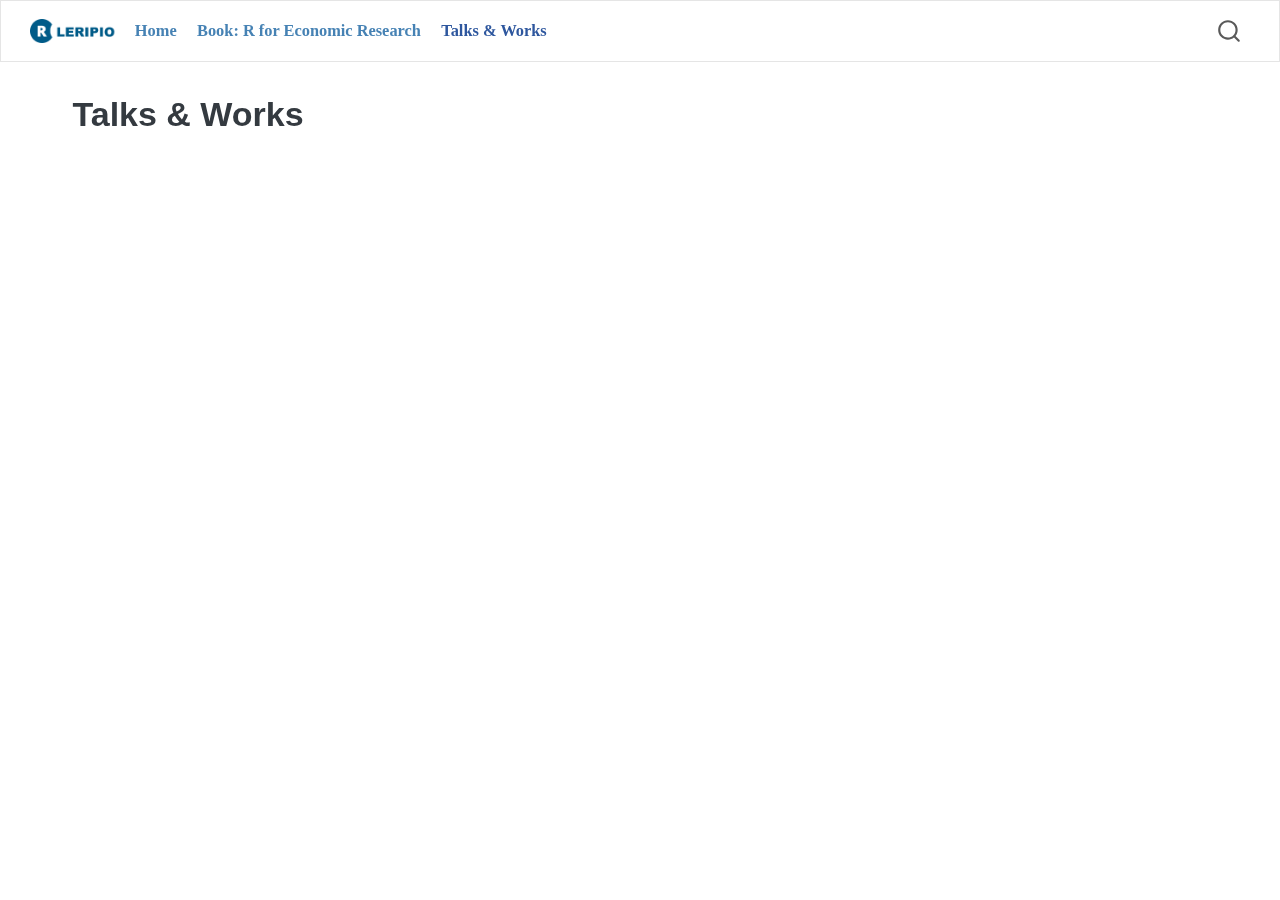
<file: docs/talks.html>
<!DOCTYPE html>
<html xmlns="http://www.w3.org/1999/xhtml" lang="en" xml:lang="en"><head>

<meta charset="utf-8">
<meta name="generator" content="quarto-1.2.269">

<meta name="viewport" content="width=device-width, initial-scale=1.0, user-scalable=yes">


<title>Talks &amp; Works</title>
<style>
code{white-space: pre-wrap;}
span.smallcaps{font-variant: small-caps;}
div.columns{display: flex; gap: min(4vw, 1.5em);}
div.column{flex: auto; overflow-x: auto;}
div.hanging-indent{margin-left: 1.5em; text-indent: -1.5em;}
ul.task-list{list-style: none;}
ul.task-list li input[type="checkbox"] {
  width: 0.8em;
  margin: 0 0.8em 0.2em -1.6em;
  vertical-align: middle;
}
</style>


<script src="site_libs/quarto-nav/quarto-nav.js"></script>
<script src="site_libs/quarto-nav/headroom.min.js"></script>
<script src="site_libs/clipboard/clipboard.min.js"></script>
<script src="site_libs/quarto-search/autocomplete.umd.js"></script>
<script src="site_libs/quarto-search/fuse.min.js"></script>
<script src="site_libs/quarto-search/quarto-search.js"></script>
<meta name="quarto:offset" content="./">
<link href="./images/r_favicon.png" rel="icon" type="image/png">
<script src="site_libs/quarto-html/quarto.js"></script>
<script src="site_libs/quarto-html/popper.min.js"></script>
<script src="site_libs/quarto-html/tippy.umd.min.js"></script>
<script src="site_libs/quarto-html/anchor.min.js"></script>
<link href="site_libs/quarto-html/tippy.css" rel="stylesheet">
<link href="site_libs/quarto-html/quarto-syntax-highlighting.css" rel="stylesheet" id="quarto-text-highlighting-styles">
<script src="site_libs/bootstrap/bootstrap.min.js"></script>
<link href="site_libs/bootstrap/bootstrap-icons.css" rel="stylesheet">
<link href="site_libs/bootstrap/bootstrap.min.css" rel="stylesheet" id="quarto-bootstrap" data-mode="light">
<script id="quarto-search-options" type="application/json">{
  "location": "navbar",
  "copy-button": false,
  "collapse-after": 3,
  "panel-placement": "end",
  "type": "overlay",
  "limit": 20,
  "language": {
    "search-no-results-text": "No results",
    "search-matching-documents-text": "matching documents",
    "search-copy-link-title": "Copy link to search",
    "search-hide-matches-text": "Hide additional matches",
    "search-more-match-text": "more match in this document",
    "search-more-matches-text": "more matches in this document",
    "search-clear-button-title": "Clear",
    "search-detached-cancel-button-title": "Cancel",
    "search-submit-button-title": "Submit"
  }
}</script>
<script async="" src="https://www.googletagmanager.com/gtag/js?id=G-4HE60YY1JD"></script>

<script type="text/javascript">

window.dataLayer = window.dataLayer || [];
function gtag(){dataLayer.push(arguments);}
gtag('js', new Date());
gtag('config', 'G-4HE60YY1JD', { 'anonymize_ip': true});
</script>


<link rel="stylesheet" href="styles.css">
</head>

<body class="nav-fixed">

<div id="quarto-search-results"></div>
  <header id="quarto-header" class="headroom fixed-top">
    <nav class="navbar navbar-expand-lg navbar-dark ">
      <div class="navbar-container container-fluid">
      <div class="navbar-brand-container">
    <a href="./index.html" class="navbar-brand navbar-brand-logo">
    <img src="./images/logo.png" alt="" class="navbar-logo">
    </a>
  </div>
          <button class="navbar-toggler" type="button" data-bs-toggle="collapse" data-bs-target="#navbarCollapse" aria-controls="navbarCollapse" aria-expanded="false" aria-label="Toggle navigation" onclick="if (window.quartoToggleHeadroom) { window.quartoToggleHeadroom(); }">
  <span class="navbar-toggler-icon"></span>
</button>
          <div class="collapse navbar-collapse" id="navbarCollapse">
            <ul class="navbar-nav navbar-nav-scroll me-auto">
  <li class="nav-item">
    <a class="nav-link" href="./index.html">
 <span class="menu-text">Home</span></a>
  </li>  
  <li class="nav-item">
    <a class="nav-link" href="./book.html">
 <span class="menu-text">Book: R for Economic Research</span></a>
  </li>  
  <li class="nav-item">
    <a class="nav-link active" href="./talks.html" aria-current="page">
 <span class="menu-text">Talks &amp; Works</span></a>
  </li>  
</ul>
              <div id="quarto-search" class="" title="Search"></div>
          </div> <!-- /navcollapse -->
      </div> <!-- /container-fluid -->
    </nav>
</header>
<!-- content -->
<div id="quarto-content" class="quarto-container page-columns page-rows-contents page-layout-full page-navbar">
<!-- sidebar -->
<!-- margin-sidebar -->
    <div id="quarto-margin-sidebar" class="sidebar margin-sidebar zindex-bottom">
        
    </div>
<!-- main -->
<main class="content column-page" id="quarto-document-content">

<header id="title-block-header" class="quarto-title-block default">
<div class="quarto-title">
<h1 class="title">Talks &amp; Works</h1>
</div>



<div class="quarto-title-meta">

    
  
    
  </div>
  

</header>




</main> <!-- /main -->
<script id="quarto-html-after-body" type="application/javascript">
window.document.addEventListener("DOMContentLoaded", function (event) {
  const toggleBodyColorMode = (bsSheetEl) => {
    const mode = bsSheetEl.getAttribute("data-mode");
    const bodyEl = window.document.querySelector("body");
    if (mode === "dark") {
      bodyEl.classList.add("quarto-dark");
      bodyEl.classList.remove("quarto-light");
    } else {
      bodyEl.classList.add("quarto-light");
      bodyEl.classList.remove("quarto-dark");
    }
  }
  const toggleBodyColorPrimary = () => {
    const bsSheetEl = window.document.querySelector("link#quarto-bootstrap");
    if (bsSheetEl) {
      toggleBodyColorMode(bsSheetEl);
    }
  }
  toggleBodyColorPrimary();  
  const icon = "";
  const anchorJS = new window.AnchorJS();
  anchorJS.options = {
    placement: 'right',
    icon: icon
  };
  anchorJS.add('.anchored');
  const clipboard = new window.ClipboardJS('.code-copy-button', {
    target: function(trigger) {
      return trigger.previousElementSibling;
    }
  });
  clipboard.on('success', function(e) {
    // button target
    const button = e.trigger;
    // don't keep focus
    button.blur();
    // flash "checked"
    button.classList.add('code-copy-button-checked');
    var currentTitle = button.getAttribute("title");
    button.setAttribute("title", "Copied!");
    let tooltip;
    if (window.bootstrap) {
      button.setAttribute("data-bs-toggle", "tooltip");
      button.setAttribute("data-bs-placement", "left");
      button.setAttribute("data-bs-title", "Copied!");
      tooltip = new bootstrap.Tooltip(button, 
        { trigger: "manual", 
          customClass: "code-copy-button-tooltip",
          offset: [0, -8]});
      tooltip.show();    
    }
    setTimeout(function() {
      if (tooltip) {
        tooltip.hide();
        button.removeAttribute("data-bs-title");
        button.removeAttribute("data-bs-toggle");
        button.removeAttribute("data-bs-placement");
      }
      button.setAttribute("title", currentTitle);
      button.classList.remove('code-copy-button-checked');
    }, 1000);
    // clear code selection
    e.clearSelection();
  });
  function tippyHover(el, contentFn) {
    const config = {
      allowHTML: true,
      content: contentFn,
      maxWidth: 500,
      delay: 100,
      arrow: false,
      appendTo: function(el) {
          return el.parentElement;
      },
      interactive: true,
      interactiveBorder: 10,
      theme: 'quarto',
      placement: 'bottom-start'
    };
    window.tippy(el, config); 
  }
  const noterefs = window.document.querySelectorAll('a[role="doc-noteref"]');
  for (var i=0; i<noterefs.length; i++) {
    const ref = noterefs[i];
    tippyHover(ref, function() {
      // use id or data attribute instead here
      let href = ref.getAttribute('data-footnote-href') || ref.getAttribute('href');
      try { href = new URL(href).hash; } catch {}
      const id = href.replace(/^#\/?/, "");
      const note = window.document.getElementById(id);
      return note.innerHTML;
    });
  }
  const findCites = (el) => {
    const parentEl = el.parentElement;
    if (parentEl) {
      const cites = parentEl.dataset.cites;
      if (cites) {
        return {
          el,
          cites: cites.split(' ')
        };
      } else {
        return findCites(el.parentElement)
      }
    } else {
      return undefined;
    }
  };
  var bibliorefs = window.document.querySelectorAll('a[role="doc-biblioref"]');
  for (var i=0; i<bibliorefs.length; i++) {
    const ref = bibliorefs[i];
    const citeInfo = findCites(ref);
    if (citeInfo) {
      tippyHover(citeInfo.el, function() {
        var popup = window.document.createElement('div');
        citeInfo.cites.forEach(function(cite) {
          var citeDiv = window.document.createElement('div');
          citeDiv.classList.add('hanging-indent');
          citeDiv.classList.add('csl-entry');
          var biblioDiv = window.document.getElementById('ref-' + cite);
          if (biblioDiv) {
            citeDiv.innerHTML = biblioDiv.innerHTML;
          }
          popup.appendChild(citeDiv);
        });
        return popup.innerHTML;
      });
    }
  }
});
</script>
</div> <!-- /content -->



</body></html>
</file>
<file: site_libs/quarto-html/tippy.css>
.tippy-box[data-animation=fade][data-state=hidden]{opacity:0}[data-tippy-root]{max-width:calc(100vw - 10px)}.tippy-box{position:relative;background-color:#333;color:#fff;border-radius:4px;font-size:14px;line-height:1.4;white-space:normal;outline:0;transition-property:transform,visibility,opacity}.tippy-box[data-placement^=top]>.tippy-arrow{bottom:0}.tippy-box[data-placement^=top]>.tippy-arrow:before{bottom:-7px;left:0;border-width:8px 8px 0;border-top-color:initial;transform-origin:center top}.tippy-box[data-placement^=bottom]>.tippy-arrow{top:0}.tippy-box[data-placement^=bottom]>.tippy-arrow:before{top:-7px;left:0;border-width:0 8px 8px;border-bottom-color:initial;transform-origin:center bottom}.tippy-box[data-placement^=left]>.tippy-arrow{right:0}.tippy-box[data-placement^=left]>.tippy-arrow:before{border-width:8px 0 8px 8px;border-left-color:initial;right:-7px;transform-origin:center left}.tippy-box[data-placement^=right]>.tippy-arrow{left:0}.tippy-box[data-placement^=right]>.tippy-arrow:before{left:-7px;border-width:8px 8px 8px 0;border-right-color:initial;transform-origin:center right}.tippy-box[data-inertia][data-state=visible]{transition-timing-function:cubic-bezier(.54,1.5,.38,1.11)}.tippy-arrow{width:16px;height:16px;color:#333}.tippy-arrow:before{content:"";position:absolute;border-color:transparent;border-style:solid}.tippy-content{position:relative;padding:5px 9px;z-index:1}
</file>
<file: site_libs/quarto-html/quarto-syntax-highlighting.css>
/* quarto syntax highlight colors */
:root {
  --quarto-hl-ot-color: #003B4F;
  --quarto-hl-at-color: #657422;
  --quarto-hl-ss-color: #20794D;
  --quarto-hl-an-color: #5E5E5E;
  --quarto-hl-fu-color: #4758AB;
  --quarto-hl-st-color: #20794D;
  --quarto-hl-cf-color: #003B4F;
  --quarto-hl-op-color: #5E5E5E;
  --quarto-hl-er-color: #AD0000;
  --quarto-hl-bn-color: #AD0000;
  --quarto-hl-al-color: #AD0000;
  --quarto-hl-va-color: #111111;
  --quarto-hl-bu-color: inherit;
  --quarto-hl-ex-color: inherit;
  --quarto-hl-pp-color: #AD0000;
  --quarto-hl-in-color: #5E5E5E;
  --quarto-hl-vs-color: #20794D;
  --quarto-hl-wa-color: #5E5E5E;
  --quarto-hl-do-color: #5E5E5E;
  --quarto-hl-im-color: #00769E;
  --quarto-hl-ch-color: #20794D;
  --quarto-hl-dt-color: #AD0000;
  --quarto-hl-fl-color: #AD0000;
  --quarto-hl-co-color: #5E5E5E;
  --quarto-hl-cv-color: #5E5E5E;
  --quarto-hl-cn-color: #8f5902;
  --quarto-hl-sc-color: #5E5E5E;
  --quarto-hl-dv-color: #AD0000;
  --quarto-hl-kw-color: #003B4F;
}

/* other quarto variables */
:root {
  --quarto-font-monospace: SFMono-Regular, Menlo, Monaco, Consolas, "Liberation Mono", "Courier New", monospace;
}

pre > code.sourceCode > span {
  color: #003B4F;
}

code span {
  color: #003B4F;
}

code.sourceCode > span {
  color: #003B4F;
}

div.sourceCode,
div.sourceCode pre.sourceCode {
  color: #003B4F;
}

code span.ot {
  color: #003B4F;
}

code span.at {
  color: #657422;
}

code span.ss {
  color: #20794D;
}

code span.an {
  color: #5E5E5E;
}

code span.fu {
  color: #4758AB;
}

code span.st {
  color: #20794D;
}

code span.cf {
  color: #003B4F;
}

code span.op {
  color: #5E5E5E;
}

code span.er {
  color: #AD0000;
}

code span.bn {
  color: #AD0000;
}

code span.al {
  color: #AD0000;
}

code span.va {
  color: #111111;
}

code span.pp {
  color: #AD0000;
}

code span.in {
  color: #5E5E5E;
}

code span.vs {
  color: #20794D;
}

code span.wa {
  color: #5E5E5E;
  font-style: italic;
}

code span.do {
  color: #5E5E5E;
  font-style: italic;
}

code span.im {
  color: #00769E;
}

code span.ch {
  color: #20794D;
}

code span.dt {
  color: #AD0000;
}

code span.fl {
  color: #AD0000;
}

code span.co {
  color: #5E5E5E;
}

code span.cv {
  color: #5E5E5E;
  font-style: italic;
}

code span.cn {
  color: #8f5902;
}

code span.sc {
  color: #5E5E5E;
}

code span.dv {
  color: #AD0000;
}

code span.kw {
  color: #003B4F;
}

.prevent-inlining {
  content: "</";
}

/*# sourceMappingURL=debc5d5d77c3f9108843748ff7464032.css.map */
</file>
<file: styles.css>
/* css styles */

.custom-filiation {
  @import url('https://fonts.googleapis.com/css2?family=Bree+Serif&display=swap');
  font-family: 'Bree Serif', serif;
  font-size: 17px;
  font-weight: bold;
  line-height: 18px;
  color: #696969;
  margin-right: 10px;
}

a:link {
  @import url('https://fonts.googleapis.com/css2?family=Bree+Serif&display=swap');
  font-family: 'Bree Serif', serif;
  text-decoration: none;
  color: #4682B4;
  font-weight: bold;
}

a:hover {
  font-weight: bold;
  text-decoration: underline;
  @import url('https://fonts.googleapis.com/css2?family=Bree+Serif&display=swap');
  font-family: 'Bree Serif', serif;
  color: #B0C4DE;
}
</file>
<file: docs/site_libs/quarto-html/tippy.css>
.tippy-box[data-animation=fade][data-state=hidden]{opacity:0}[data-tippy-root]{max-width:calc(100vw - 10px)}.tippy-box{position:relative;background-color:#333;color:#fff;border-radius:4px;font-size:14px;line-height:1.4;white-space:normal;outline:0;transition-property:transform,visibility,opacity}.tippy-box[data-placement^=top]>.tippy-arrow{bottom:0}.tippy-box[data-placement^=top]>.tippy-arrow:before{bottom:-7px;left:0;border-width:8px 8px 0;border-top-color:initial;transform-origin:center top}.tippy-box[data-placement^=bottom]>.tippy-arrow{top:0}.tippy-box[data-placement^=bottom]>.tippy-arrow:before{top:-7px;left:0;border-width:0 8px 8px;border-bottom-color:initial;transform-origin:center bottom}.tippy-box[data-placement^=left]>.tippy-arrow{right:0}.tippy-box[data-placement^=left]>.tippy-arrow:before{border-width:8px 0 8px 8px;border-left-color:initial;right:-7px;transform-origin:center left}.tippy-box[data-placement^=right]>.tippy-arrow{left:0}.tippy-box[data-placement^=right]>.tippy-arrow:before{left:-7px;border-width:8px 8px 8px 0;border-right-color:initial;transform-origin:center right}.tippy-box[data-inertia][data-state=visible]{transition-timing-function:cubic-bezier(.54,1.5,.38,1.11)}.tippy-arrow{width:16px;height:16px;color:#333}.tippy-arrow:before{content:"";position:absolute;border-color:transparent;border-style:solid}.tippy-content{position:relative;padding:5px 9px;z-index:1}
</file>
<file: docs/site_libs/quarto-html/quarto-syntax-highlighting.css>
/* quarto syntax highlight colors */
:root {
  --quarto-hl-ot-color: #003B4F;
  --quarto-hl-at-color: #657422;
  --quarto-hl-ss-color: #20794D;
  --quarto-hl-an-color: #5E5E5E;
  --quarto-hl-fu-color: #4758AB;
  --quarto-hl-st-color: #20794D;
  --quarto-hl-cf-color: #003B4F;
  --quarto-hl-op-color: #5E5E5E;
  --quarto-hl-er-color: #AD0000;
  --quarto-hl-bn-color: #AD0000;
  --quarto-hl-al-color: #AD0000;
  --quarto-hl-va-color: #111111;
  --quarto-hl-bu-color: inherit;
  --quarto-hl-ex-color: inherit;
  --quarto-hl-pp-color: #AD0000;
  --quarto-hl-in-color: #5E5E5E;
  --quarto-hl-vs-color: #20794D;
  --quarto-hl-wa-color: #5E5E5E;
  --quarto-hl-do-color: #5E5E5E;
  --quarto-hl-im-color: #00769E;
  --quarto-hl-ch-color: #20794D;
  --quarto-hl-dt-color: #AD0000;
  --quarto-hl-fl-color: #AD0000;
  --quarto-hl-co-color: #5E5E5E;
  --quarto-hl-cv-color: #5E5E5E;
  --quarto-hl-cn-color: #8f5902;
  --quarto-hl-sc-color: #5E5E5E;
  --quarto-hl-dv-color: #AD0000;
  --quarto-hl-kw-color: #003B4F;
}

/* other quarto variables */
:root {
  --quarto-font-monospace: SFMono-Regular, Menlo, Monaco, Consolas, "Liberation Mono", "Courier New", monospace;
}

pre > code.sourceCode > span {
  color: #003B4F;
}

code span {
  color: #003B4F;
}

code.sourceCode > span {
  color: #003B4F;
}

div.sourceCode,
div.sourceCode pre.sourceCode {
  color: #003B4F;
}

code span.ot {
  color: #003B4F;
  font-style: inherit;
}

code span.at {
  color: #657422;
  font-style: inherit;
}

code span.ss {
  color: #20794D;
  font-style: inherit;
}

code span.an {
  color: #5E5E5E;
  font-style: inherit;
}

code span.fu {
  color: #4758AB;
  font-style: inherit;
}

code span.st {
  color: #20794D;
  font-style: inherit;
}

code span.cf {
  color: #003B4F;
  font-style: inherit;
}

code span.op {
  color: #5E5E5E;
  font-style: inherit;
}

code span.er {
  color: #AD0000;
  font-style: inherit;
}

code span.bn {
  color: #AD0000;
  font-style: inherit;
}

code span.al {
  color: #AD0000;
  font-style: inherit;
}

code span.va {
  color: #111111;
  font-style: inherit;
}

code span.bu {
  font-style: inherit;
}

code span.ex {
  font-style: inherit;
}

code span.pp {
  color: #AD0000;
  font-style: inherit;
}

code span.in {
  color: #5E5E5E;
  font-style: inherit;
}

code span.vs {
  color: #20794D;
  font-style: inherit;
}

code span.wa {
  color: #5E5E5E;
  font-style: italic;
}

code span.do {
  color: #5E5E5E;
  font-style: italic;
}

code span.im {
  color: #00769E;
  font-style: inherit;
}

code span.ch {
  color: #20794D;
  font-style: inherit;
}

code span.dt {
  color: #AD0000;
  font-style: inherit;
}

code span.fl {
  color: #AD0000;
  font-style: inherit;
}

code span.co {
  color: #5E5E5E;
  font-style: inherit;
}

code span.cv {
  color: #5E5E5E;
  font-style: italic;
}

code span.cn {
  color: #8f5902;
  font-style: inherit;
}

code span.sc {
  color: #5E5E5E;
  font-style: inherit;
}

code span.dv {
  color: #AD0000;
  font-style: inherit;
}

code span.kw {
  color: #003B4F;
  font-style: inherit;
}

.prevent-inlining {
  content: "</";
}

/*# sourceMappingURL=debc5d5d77c3f9108843748ff7464032.css.map */
</file>
<file: docs/site_libs/quarto-contrib/fontawesome6-0.1.0/latex-fontsize.css>
.fa-tiny {
  font-size: 0.5em;
}
.fa-scriptsize {
  font-size: 0.7em;
}
.fa-footnotesize {
  font-size: 0.8em;
}
.fa-small {
  font-size: 0.9em;
}
.fa-normalsize {
  font-size: 1em;
}
.fa-large {
  font-size: 1.2em;
}
.fa-Large {
  font-size: 1.5em;
}
.fa-LARGE {
  font-size: 1.75em;
}
.fa-huge {
  font-size: 2em;
}
.fa-Huge {
  font-size: 2.5em;
}
</file>
<file: docs/styles.css>
/* css styles */

.custom-filiation {
  @import url('https://fonts.googleapis.com/css2?family=Bree+Serif&display=swap');
  font-family: 'Bree Serif', serif;
  font-size: 17px;
  font-weight: bold;
  line-height: 18px;
  color: #696969;
  margin-right: 10px;
}

a:link {
  @import url('https://fonts.googleapis.com/css2?family=Bree+Serif&display=swap');
  font-family: 'Bree Serif', serif;
  text-decoration: none;
  color: #4682B4;
  font-weight: bold;
}

a:hover {
  font-weight: bold;
  text-decoration: underline;
  @import url('https://fonts.googleapis.com/css2?family=Bree+Serif&display=swap');
  font-family: 'Bree Serif', serif;
  color: #B0C4DE;
}
</file>
